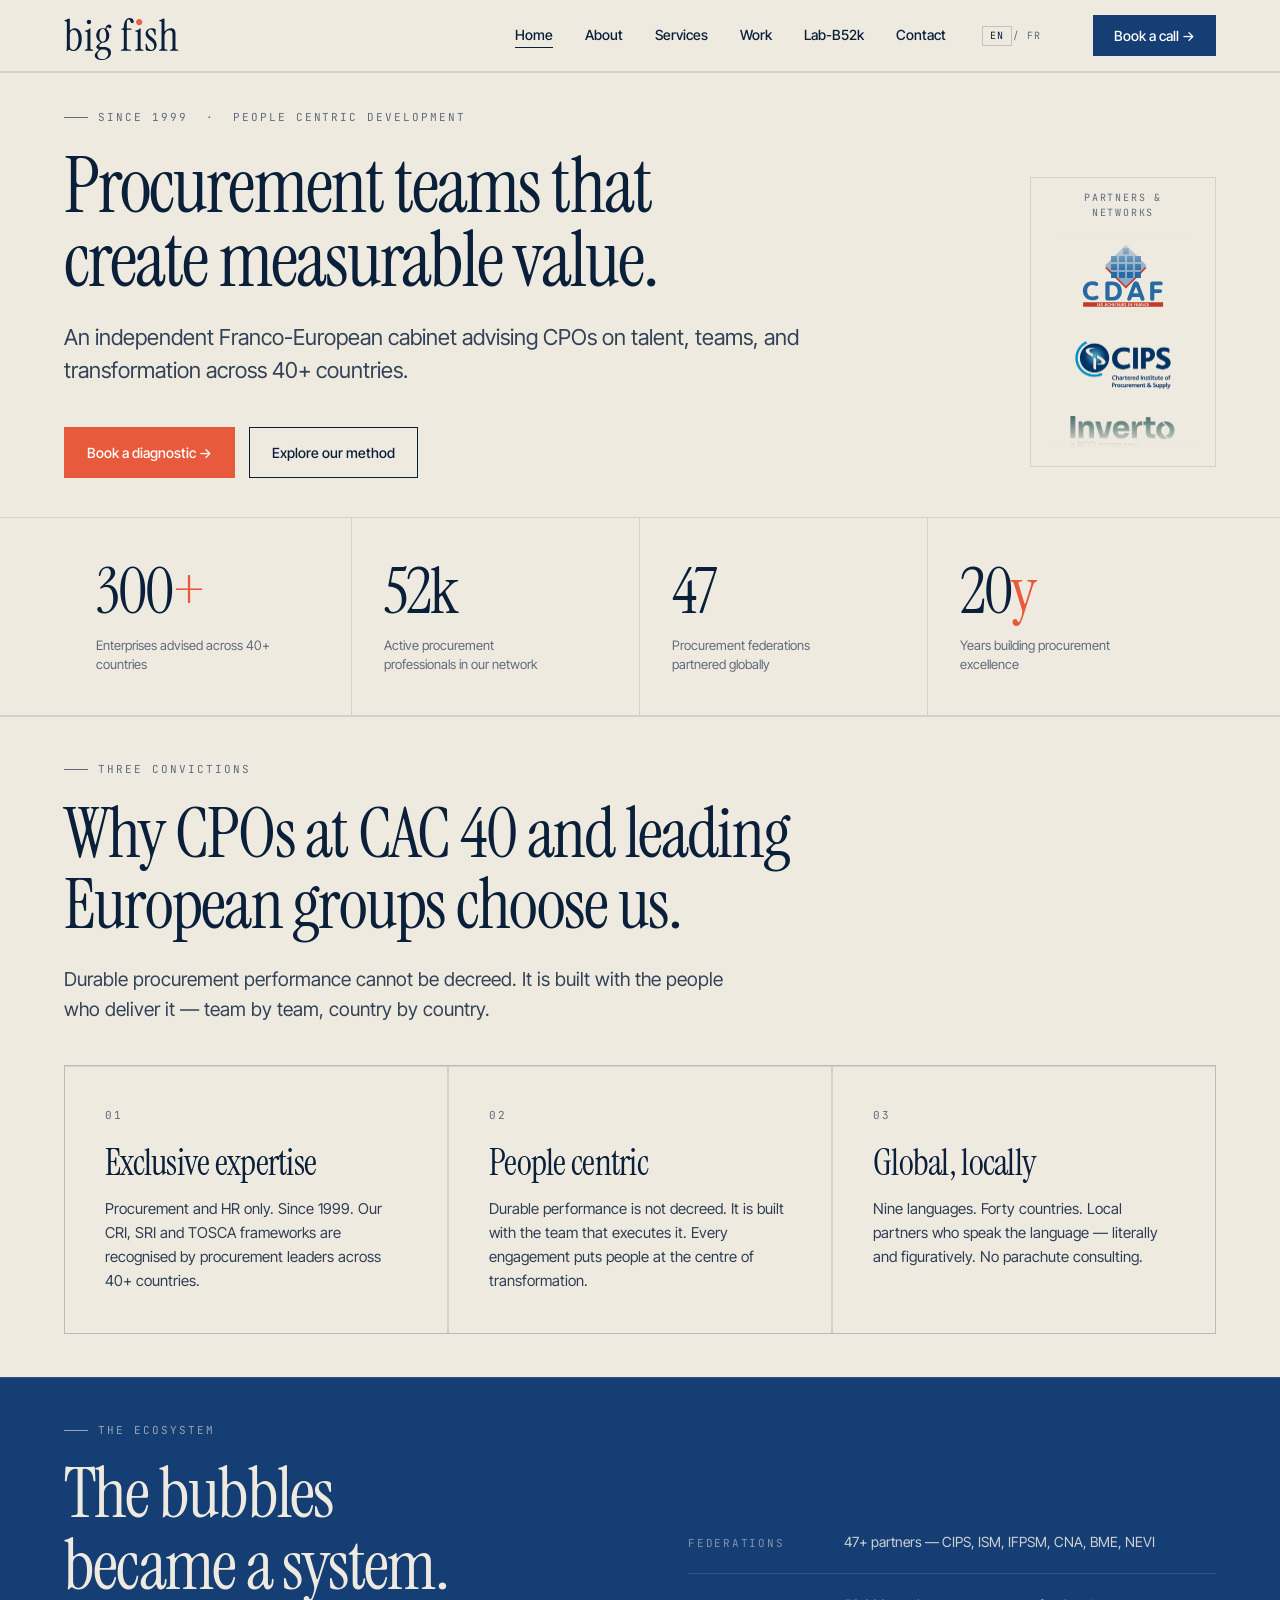
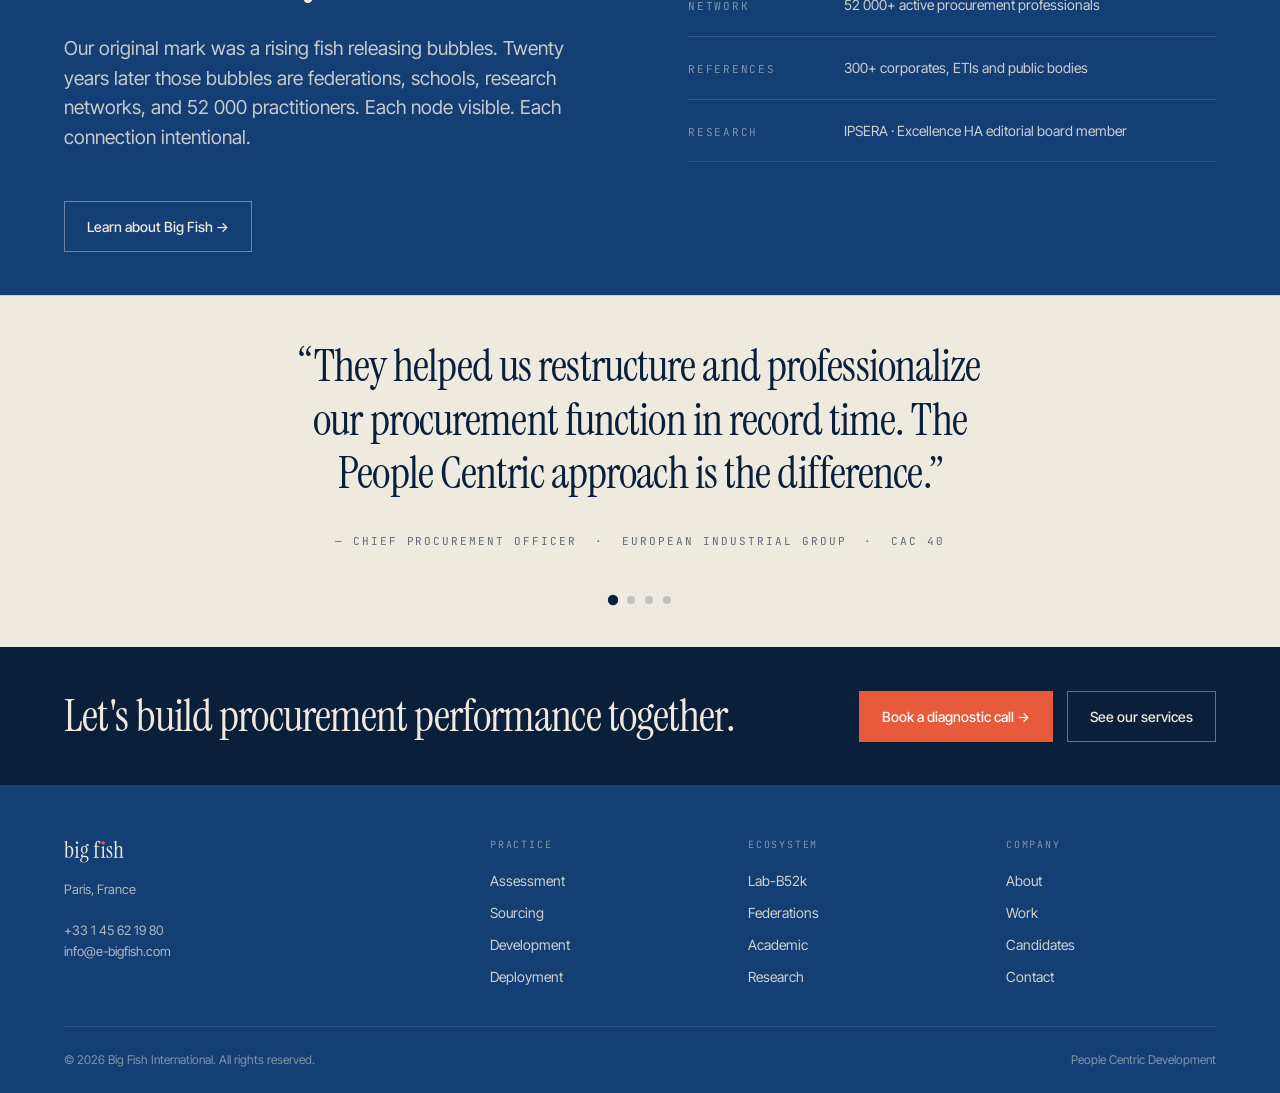
<file: index.html>
<!DOCTYPE html>
<html lang="en">
<head>
  <meta charset="UTF-8"/>
  <meta name="viewport" content="width=device-width, initial-scale=1.0"/>
  <meta name="description" content="Big Fish International — People Centric procurement and HR development. Advising CPOs at CAC 40 and leading European groups since 1999."/>
  <title>Big Fish International | Procurement Advisory</title>
  <link rel="icon" type="image/svg+xml" href="assets/favicon.svg"/>
  <link rel="stylesheet" href="styles.css?v=35"/>
</head>
<body>

<!-- NAV -->
<nav class="nav" role="navigation" aria-label="Main">
  <div class="container nav__inner">
    <a class="nav__logo" href="index.html" aria-label="Big Fish International — Home">
      <img src="assets/logo.svg" alt="Big Fish" width="130" height="56"/>
    </a>
            <div class="nav__links">
      <a href="index.html" class="active"><span class="lang-en">Home</span><span class="lang-fr">Accueil</span></a>
      <a href="about.html"><span class="lang-en">About</span><span class="lang-fr">À propos</span></a>
      <a href="services.html"><span class="lang-en">Services</span><span class="lang-fr">Services</span></a>
      <a href="work.html"><span class="lang-en">Work</span><span class="lang-fr">Références</span></a>
      <a href="lab.html"><span class="lang-en">Lab-B52k</span><span class="lang-fr">Lab-B52k</span></a>
      <a href="contact.html"><span class="lang-en">Contact</span><span class="lang-fr">Contact</span></a>
      <div class="lang-toggle">
        <button class="lang-btn active" data-lang="en" onclick="setLang('en')">EN</button>
        <span style="color:var(--mute);font-size:11px">/</span>
        <button class="lang-btn" data-lang="fr" onclick="setLang('fr')">FR</button>
      </div>
      <a href="contact.html" class="btn btn--nav-cta"><span class="lang-en">Book a call →</span><span class="lang-fr">Prendre RDV →</span></a>
    </div>
    <button class="nav__burger" aria-label="Toggle menu" aria-expanded="false">
      <span></span><span></span><span></span>
    </button>
  </div>
</nav>
<nav class="nav__mobile" aria-label="Mobile menu">
  <a href="index.html"><span class="lang-en">Home</span><span class="lang-fr">Accueil</span></a>
  <a href="about.html"><span class="lang-en">About</span><span class="lang-fr">À propos</span></a>
  <a href="services.html">Services</a>
  <a href="work.html"><span class="lang-en">Work</span><span class="lang-fr">Références</span></a>
  <a href="lab.html">Lab-B52k</a>
  <a href="contact.html">Contact</a>
  <a href="contact.html" class="btn btn--filled"><span class="lang-en">Book a call →</span><span class="lang-fr">Prendre RDV →</span></a>
</nav>

<!-- HERO -->
<section class="page-hero">
  <div class="container">
    <div class="hero__showcase-layout">
      <div>
        <div class="page-hero__eyebrow eyebrow"><span class="lang-en">Since 1999 &nbsp;·&nbsp; People Centric Development</span><span class="lang-fr">Depuis 1999 &nbsp;·&nbsp; Développement centré sur l'humain</span></div>
        <h1 class="display-1"><span class="lang-en">Procurement teams that create measurable value.</span><span class="lang-fr">Des équipes achats qui créent de la valeur mesurable.</span></h1>
        <p class="page-hero__sub lang-en">An independent Franco-European cabinet advising CPOs on talent, teams, and transformation across 40+ countries.</p>
        <p class="page-hero__sub lang-fr">Un cabinet franco-européen indépendant conseillant les CPOs sur les talents, les équipes et la transformation dans plus de 40 pays.</p>
        <div class="hero__ctas">
          <a href="contact.html" class="btn btn--filled"><span class="lang-en">Book a diagnostic →</span><span class="lang-fr">Prendre RDV →</span></a>
          <a href="services.html" class="btn"><span class="lang-en">Explore our method</span><span class="lang-fr">Notre méthode</span></a>
        </div>
      </div>
      <!-- Logo reel -->
      <div class="hero__logo-reel" aria-label="Partners and networks">
        <p class="hero__logo-reel-label">
          <span class="lang-en">Partners &amp; networks</span>
          <span class="lang-fr">Partenaires &amp; réseaux</span>
        </p>
        <div class="hero__logo-stage">
          <div class="hero__logo-track">
            <div class="hero__logo-item hero__logo-item--cdaf"><img src="assets/logo-cdaf.svg" alt="CDAF"/></div>
            <div class="hero__logo-item hero__logo-item--cips"><img src="assets/logo-cips.webp" alt="CIPS"/></div>
            <div class="hero__logo-item hero__logo-item--inverto"><img src="assets/logo-inverto.png" alt="Inverto"/></div>
            <div class="hero__logo-item hero__logo-item--cdaf" aria-hidden="true"><img src="assets/logo-cdaf.svg" alt=""/></div>
            <div class="hero__logo-item hero__logo-item--cips" aria-hidden="true"><img src="assets/logo-cips.webp" alt=""/></div>
            <div class="hero__logo-item hero__logo-item--inverto" aria-hidden="true"><img src="assets/logo-inverto.png" alt=""/></div>
          </div>
        </div>
      </div>
    </div>
  </div>
</section>

<!-- STATS -->
<div class="stats">
  <div class="container">
    <div class="stats__grid">
      <div class="stats__item">
        <div class="stats__num">300<span class="accent-dot">+</span></div>
        <div class="stats__label"><span class="lang-en">Enterprises advised across 40+ countries</span><span class="lang-fr">Entreprises conseillées dans plus de 40 pays</span></div>
      </div>
      <div class="stats__item">
        <div class="stats__num">52k</div>
        <div class="stats__label"><span class="lang-en">Active procurement professionals in our network</span><span class="lang-fr">Professionnels achats actifs dans notre réseau</span></div>
      </div>
      <div class="stats__item">
        <div class="stats__num">47</div>
        <div class="stats__label"><span class="lang-en">Procurement federations partnered globally</span><span class="lang-fr">Fédérations achats partenaires dans le monde</span></div>
      </div>
      <div class="stats__item">
        <div class="stats__num">20<span class="accent-dot">y</span></div>
        <div class="stats__label"><span class="lang-en">Years building procurement excellence</span><span class="lang-fr">À la pointe de la performance achats</span></div>
      </div>
    </div>
  </div>
</div>

<!-- CONVICTIONS -->
<section class="section">
  <div class="container">
    <div class="eyebrow"><span class="lang-en">Three convictions</span><span class="lang-fr">Trois convictions</span></div>
    <h2 class="display-2"><span class="lang-en">Why CPOs at CAC 40 and leading<br/>European groups choose us.</span><span class="lang-fr">Pourquoi les CPO du CAC 40 et des grands groupes européens nous choisissent.</span></h2>
    <p class="body-lg lang-en" style="opacity:.82;margin-top:24px;max-width:60ch">Durable procurement performance cannot be decreed. It is built with the people who deliver it — team by team, country by country.</p>
    <p class="body-lg lang-fr" style="opacity:.82;margin-top:24px;max-width:60ch">La performance achats durable ne se décrète pas. Elle se construit avec les personnes qui la délivrent — équipe par équipe, pays par pays.</p>
    <div class="grid-3" style="margin-top:clamp(24px,3.5vw,40px)">
      <div class="grid-cell card">
        <div class="card__num">01</div>
        <div class="card__title"><span class="lang-en">Exclusive expertise</span><span class="lang-fr">Expertise exclusive</span></div>
        <p class="card__body lang-en">Procurement and HR only. Since 1999. Our CRI, SRI and TOSCA frameworks are recognised by procurement leaders across 40+ countries.</p>
        <p class="card__body lang-fr">Achats et RH uniquement. Depuis 1999. Nos frameworks CRI, SRI et TOSCA sont reconnus par les dirigeants achats dans plus de 40 pays.</p>
      </div>
      <div class="grid-cell card">
        <div class="card__num">02</div>
        <div class="card__title"><span class="lang-en">People centric</span><span class="lang-fr">Centré sur l'humain</span></div>
        <p class="card__body lang-en">Durable performance is not decreed. It is built with the team that executes it. Every engagement puts people at the centre of transformation.</p>
        <p class="card__body lang-fr">La performance durable ne se décrète pas. Elle se construit avec l'équipe qui l'incarne. Chaque mission place les femmes et les hommes au cœur de la transformation.</p>
      </div>
      <div class="grid-cell card">
        <div class="card__num">03</div>
        <div class="card__title"><span class="lang-en">Global, locally</span><span class="lang-fr">Global, localement</span></div>
        <p class="card__body lang-en">Nine languages. Forty countries. Local partners who speak the language — literally and figuratively. No parachute consulting.</p>
        <p class="card__body lang-fr">Neuf langues. Quarante pays. Des partenaires locaux qui parlent la langue — au sens propre comme au sens figuré. Zéro consulting parachute.</p>
      </div>
    </div>
  </div>
</section>

<!-- ECOSYSTEM -->
<section class="section section--dark">
  <div class="container">
    <div class="grid-2" style="align-items:center;gap:clamp(40px,8vw,96px)">
      <div>
        <div class="eyebrow"><span class="lang-en">The ecosystem</span><span class="lang-fr">L'écosystème</span></div>
        <h2 class="display-2"><span class="lang-en">The bubbles became a system.</span><span class="lang-fr">Les bulles sont devenues un système.</span></h2>
        <p class="body-lg mt-32 max-56 lang-en" style="opacity:.82">Our original mark was a rising fish releasing bubbles. Twenty years later those bubbles are federations, schools, research networks, and 52 000 practitioners. Each node visible. Each connection intentional.</p>
        <p class="body-lg mt-32 max-56 lang-fr" style="opacity:.82">Notre logo original représentait un poisson libérant des bulles. Vingt ans plus tard, ces bulles sont des fédérations, des écoles, des réseaux de recherche et 52 000 praticiens. Chaque nœud visible. Chaque connexion intentionnelle.</p>
        <div class="mt-48">
          <a href="about.html" class="btn btn--outline-light"><span class="lang-en">Learn about Big Fish →</span><span class="lang-fr">Découvrir Big Fish →</span></a>
        </div>
      </div>
      <div>
        <div class="contact-info__item" style="padding:20px 0;border-bottom:1px solid rgba(239,234,224,.14);display:grid;grid-template-columns:140px 1fr;gap:16px;align-items:baseline">
          <span class="mono" style="color:rgba(239,234,224,.5)"><span class="lang-en">Federations</span><span class="lang-fr">Fédérations</span></span>
          <span class="body-sm" style="color:rgba(239,234,224,.85)"><span class="lang-en">47+ partners — CIPS, ISM, IFPSM, CNA, BME, NEVI</span><span class="lang-fr">47+ partenaires — CIPS, ISM, IFPSM, CNA, BME, NEVI</span></span>
        </div>
        <div class="contact-info__item" style="padding:20px 0;border-bottom:1px solid rgba(239,234,224,.14);display:grid;grid-template-columns:140px 1fr;gap:16px;align-items:baseline">
          <span class="mono" style="color:rgba(239,234,224,.5)"><span class="lang-en">Network</span><span class="lang-fr">Réseau</span></span>
          <span class="body-sm" style="color:rgba(239,234,224,.85)"><span class="lang-en">52 000+ active procurement professionals</span><span class="lang-fr">52 000+ professionnels achats actifs</span></span>
        </div>
        <div class="contact-info__item" style="padding:20px 0;border-bottom:1px solid rgba(239,234,224,.14);display:grid;grid-template-columns:140px 1fr;gap:16px;align-items:baseline">
          <span class="mono" style="color:rgba(239,234,224,.5)"><span class="lang-en">References</span><span class="lang-fr">Références</span></span>
          <span class="body-sm" style="color:rgba(239,234,224,.85)"><span class="lang-en">300+ corporates, ETIs and public bodies</span><span class="lang-fr">300+ grandes entreprises, ETI et organismes publics</span></span>
        </div>
        <div class="contact-info__item" style="padding:20px 0;display:grid;grid-template-columns:140px 1fr;gap:16px;align-items:baseline">
          <span class="mono" style="color:rgba(239,234,224,.5)"><span class="lang-en">Research</span><span class="lang-fr">Recherche</span></span>
          <span class="body-sm" style="color:rgba(239,234,224,.85)"><span class="lang-en">IPSERA · Excellence HA editorial board member</span><span class="lang-fr">IPSERA · Membre du comité éditorial Excellence HA</span></span>
        </div>
      </div>
    </div>
  </div>
</section>

<!-- TESTIMONIAL CAROUSEL -->
<section class="section">
  <div class="container">
    <div class="testimonial-carousel">
      <div class="carousel-slides">
        <div class="carousel-slide active">
          <p class="quote__text lang-en">They helped us restructure and professionalize our procurement function in record time. The People Centric approach is the difference.</p>
          <p class="quote__text lang-fr">Ils nous ont aidés à restructurer et professionnaliser notre direction achats en un temps record. L'approche People Centric fait toute la différence.</p>
          <div class="quote__attr"><span class="lang-en">— Chief Procurement Officer &nbsp;·&nbsp; European Industrial Group &nbsp;·&nbsp; CAC 40</span><span class="lang-fr">— Directeur des Achats &nbsp;·&nbsp; Groupe industriel européen &nbsp;·&nbsp; CAC 40</span></div>
        </div>
        <div class="carousel-slide">
          <p class="quote__text lang-en">Big Fish identified a CPO profile we had been unable to find for 8 months. Placed in 6 weeks. Still with us three years later.</p>
          <p class="quote__text lang-fr">Big Fish a identifié un profil de CPO que nous cherchions depuis 8 mois. Placé en 6 semaines. Toujours avec nous trois ans plus tard.</p>
          <div class="quote__attr"><span class="lang-en">— Group HR Director &nbsp;·&nbsp; Global Automotive Group &nbsp;·&nbsp; MDAX</span><span class="lang-fr">— DRH Groupe &nbsp;·&nbsp; Groupe automobile mondial &nbsp;·&nbsp; MDAX</span></div>
        </div>
        <div class="carousel-slide">
          <p class="quote__text lang-en">The CRI assessment gave us, for the first time, an objective picture of where our procurement team actually stood. The roadmap that followed was immediately actionable.</p>
          <p class="quote__text lang-fr">Le CRI nous a donné une vision objective de notre équipe achats — pour la première fois. La feuille de route était immédiatement actionnable.</p>
          <div class="quote__attr"><span class="lang-en">— VP Procurement &nbsp;·&nbsp; Energy &amp; Utilities &nbsp;·&nbsp; AEX</span><span class="lang-fr">— VP Achats &nbsp;·&nbsp; Énergie &amp; Services publics &nbsp;·&nbsp; AEX</span></div>
        </div>
        <div class="carousel-slide">
          <p class="quote__text lang-en">What sets them apart is they stay. Not a report and goodbye — they were with us through 18 months of transformation.</p>
          <p class="quote__text lang-fr">Ce qui les distingue, c'est qu'ils restent. Pas un rapport et au revoir — ils ont été avec nous pendant 18 mois de transformation.</p>
          <div class="quote__attr"><span class="lang-en">— Chief Procurement Officer &nbsp;·&nbsp; Luxury Group &nbsp;·&nbsp; CAC 40</span><span class="lang-fr">— Directeur des Achats &nbsp;·&nbsp; Groupe de luxe &nbsp;·&nbsp; CAC 40</span></div>
        </div>
      </div>
      <div class="carousel-dots">
        <button class="carousel-dot active" aria-label="Testimonial 1"></button>
        <button class="carousel-dot" aria-label="Testimonial 2"></button>
        <button class="carousel-dot" aria-label="Testimonial 3"></button>
        <button class="carousel-dot" aria-label="Testimonial 4"></button>
      </div>
    </div>
  </div>
</section>
<script>
(function(){
  var slides=document.querySelectorAll('.carousel-slide');
  var dots=document.querySelectorAll('.carousel-dot');
  var cur=0,timer;
  function goTo(n){
    slides[cur].classList.remove('active');dots[cur].classList.remove('active');
    cur=(n+slides.length)%slides.length;
    slides[cur].classList.add('active');dots[cur].classList.add('active');
    clearInterval(timer);timer=setInterval(function(){goTo(cur+1);},5000);
  }
  dots.forEach(function(d,i){d.addEventListener('click',function(){goTo(i);});});
  timer=setInterval(function(){goTo(cur+1);},5000);
})();
</script>

<!-- CTA BAND -->
<section class="section section--ink" style="border-top:none">
  <div class="container cta-band" style="padding-top:0;padding-bottom:0">
    <div>
      <h2 class="display-3" style="color:var(--surface)"><span class="lang-en">Let's build procurement performance together.</span><span class="lang-fr">Construisons ensemble la performance achats.</span></h2>
    </div>
    <div class="cta-band__btns">
      <a href="contact.html" class="btn btn--filled"><span class="lang-en">Book a diagnostic call →</span><span class="lang-fr">Prendre RDV →</span></a>
      <a href="services.html" class="btn btn--outline-light"><span class="lang-en">See our services</span><span class="lang-fr">Voir nos services</span></a>
    </div>
  </div>
</section>

<!-- FOOTER -->
<footer class="footer">
  <div class="container">
    <div class="footer__top">
      <div>
        <div class="footer__logo"><a href="index.html"><img src="assets/logo-sand.svg" alt="Big Fish" width="120" height="52"/></a></div>
        <p class="footer__desc">Paris, France<br/><br/>+33 1 45 62 19 80<br/>info@e-bigfish.com</p>
      </div>
      <div>
        <div class="footer__heading"><span class="lang-en">Practice</span><span class="lang-fr">Services</span></div>
        <ul class="footer__links">
          <li><a href="services.html"><span class="lang-en">Assessment</span><span class="lang-fr">Évaluation</span></a></li>
          <li><a href="services.html"><span class="lang-en">Sourcing</span><span class="lang-fr">Sourcing</span></a></li>
          <li><a href="services.html"><span class="lang-en">Development</span><span class="lang-fr">Développement</span></a></li>
          <li><a href="services.html"><span class="lang-en">Deployment</span><span class="lang-fr">Déploiement</span></a></li>
        </ul>
      </div>
      <div>
        <div class="footer__heading"><span class="lang-en">Ecosystem</span><span class="lang-fr">Écosystème</span></div>
        <ul class="footer__links">
          <li><a href="lab.html"><span class="lang-en">Lab-B52k</span><span class="lang-fr">Lab-B52k</span></a></li>
          <li><a href="about.html"><span class="lang-en">Federations</span><span class="lang-fr">Fédérations</span></a></li>
          <li><a href="about.html"><span class="lang-en">Academic</span><span class="lang-fr">Académique</span></a></li>
          <li><a href="about.html"><span class="lang-en">Research</span><span class="lang-fr">Recherche</span></a></li>
        </ul>
      </div>
      <div>
        <div class="footer__heading"><span class="lang-en">Company</span><span class="lang-fr">Entreprise</span></div>
        <ul class="footer__links">
          <li><a href="about.html"><span class="lang-en">About</span><span class="lang-fr">À propos</span></a></li>
          <li><a href="work.html"><span class="lang-en">Work</span><span class="lang-fr">Références</span></a></li>
          <li><a href="candidates.html"><span class="lang-en">Candidates</span><span class="lang-fr">Candidats</span></a></li>
          <li><a href="contact.html"><span class="lang-en">Contact</span><span class="lang-fr">Contact</span></a></li>
        </ul>
      </div>
    </div>
    <div class="footer__bottom">
      <span><span class="lang-en">© 2026 Big Fish International. All rights reserved.</span><span class="lang-fr">© 2026 Big Fish International. Tous droits réservés.</span></span>
      <span><span class="lang-en">People Centric Development</span><span class="lang-fr">Développement centré sur l'humain</span></span>
    </div>
  </div>
</footer>

<script src="script.js"></script>

<script>
function setLang(l){document.documentElement.setAttribute('data-lang',l);document.querySelectorAll('.lang-btn').forEach(function(b){b.classList.toggle('active',b.getAttribute('data-lang')===l)});localStorage.setItem('bf-lang',l)}
(function(){var s=localStorage.getItem('bf-lang')||'en';setLang(s)})();
</script>
</body>
</html>
</file>
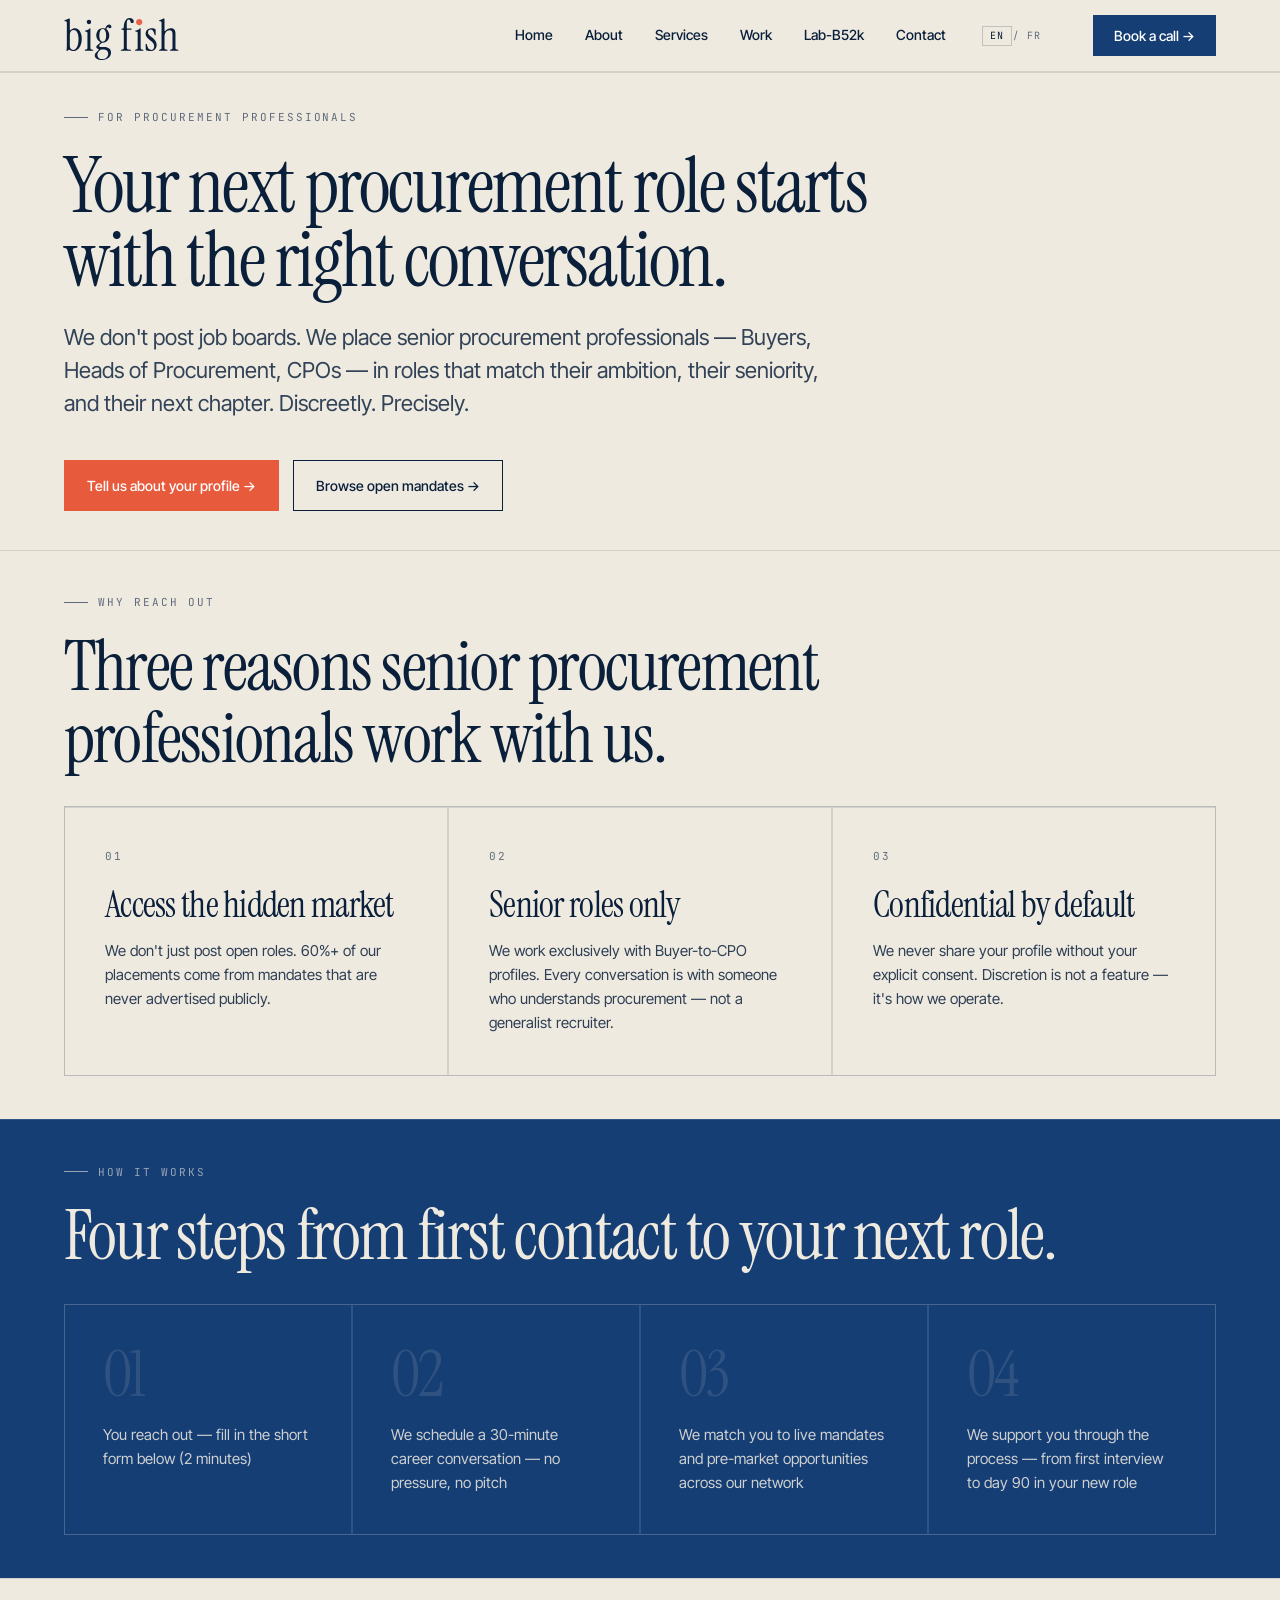
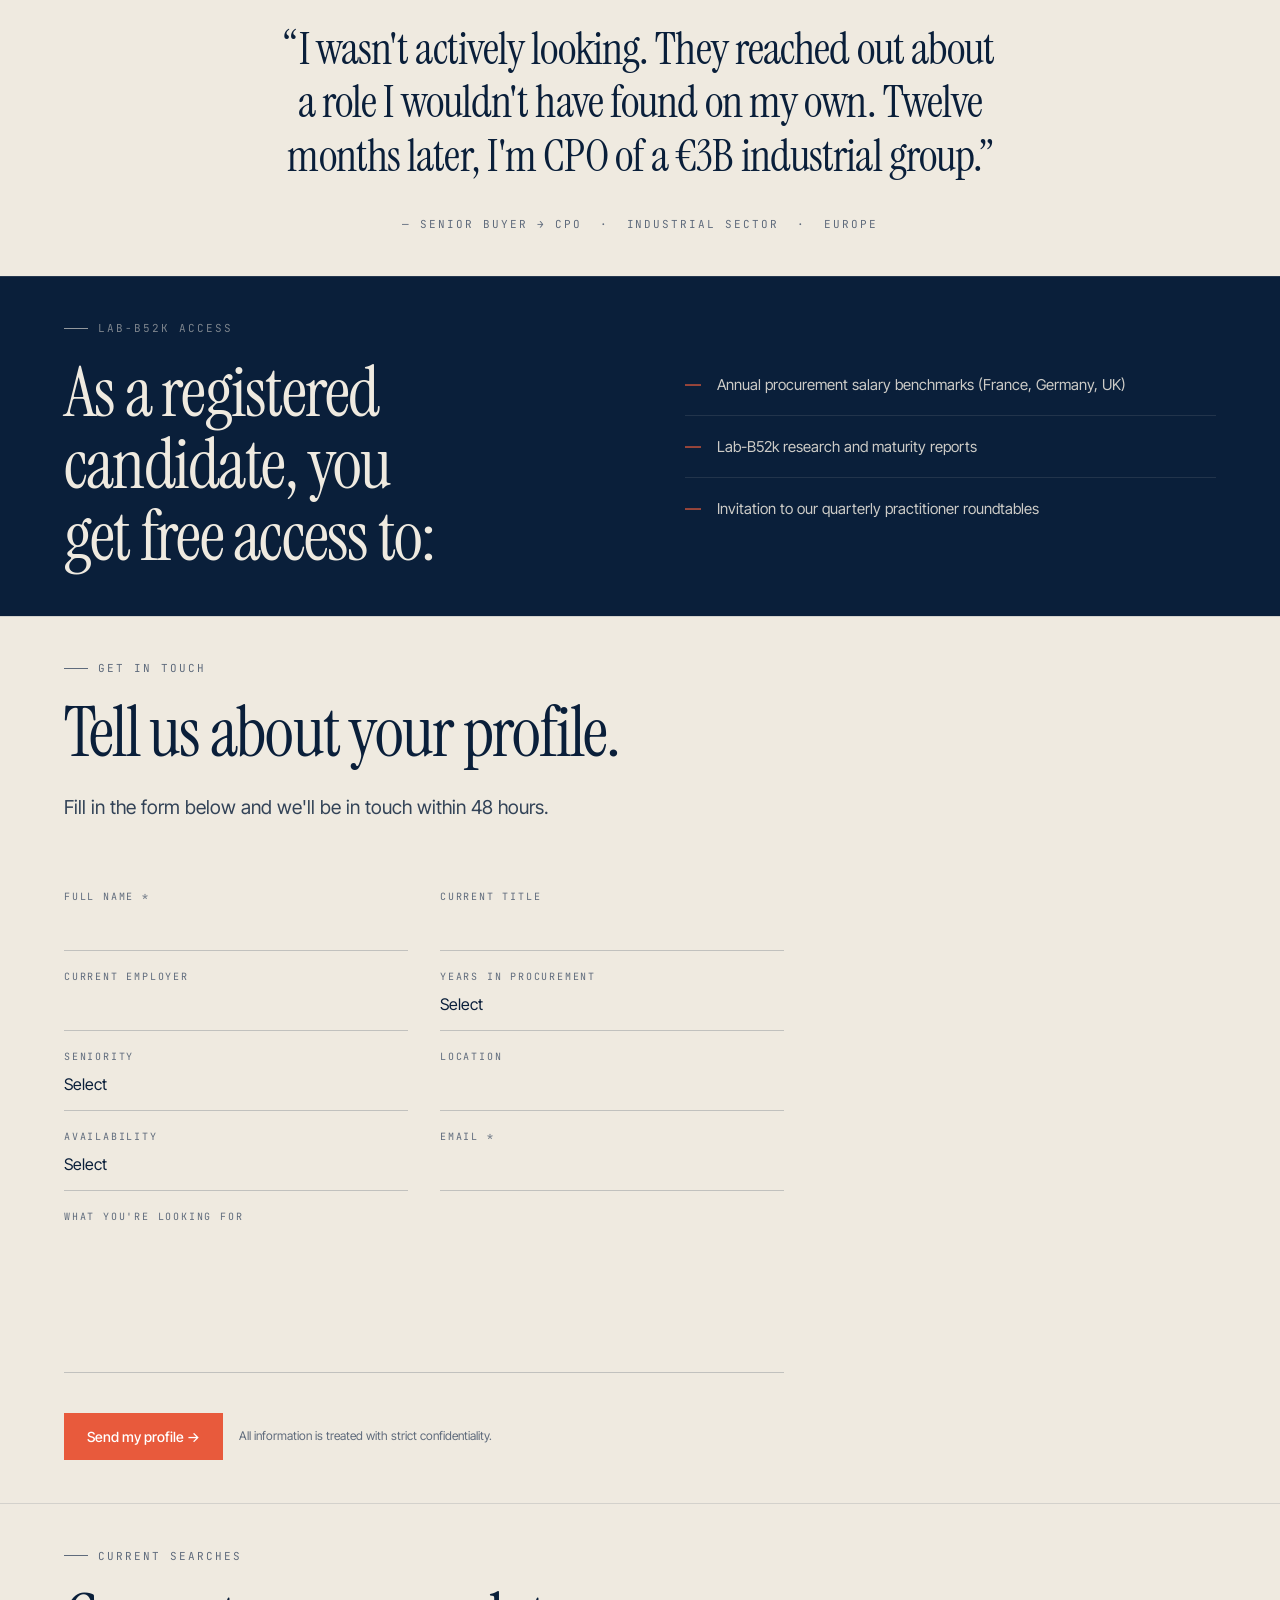
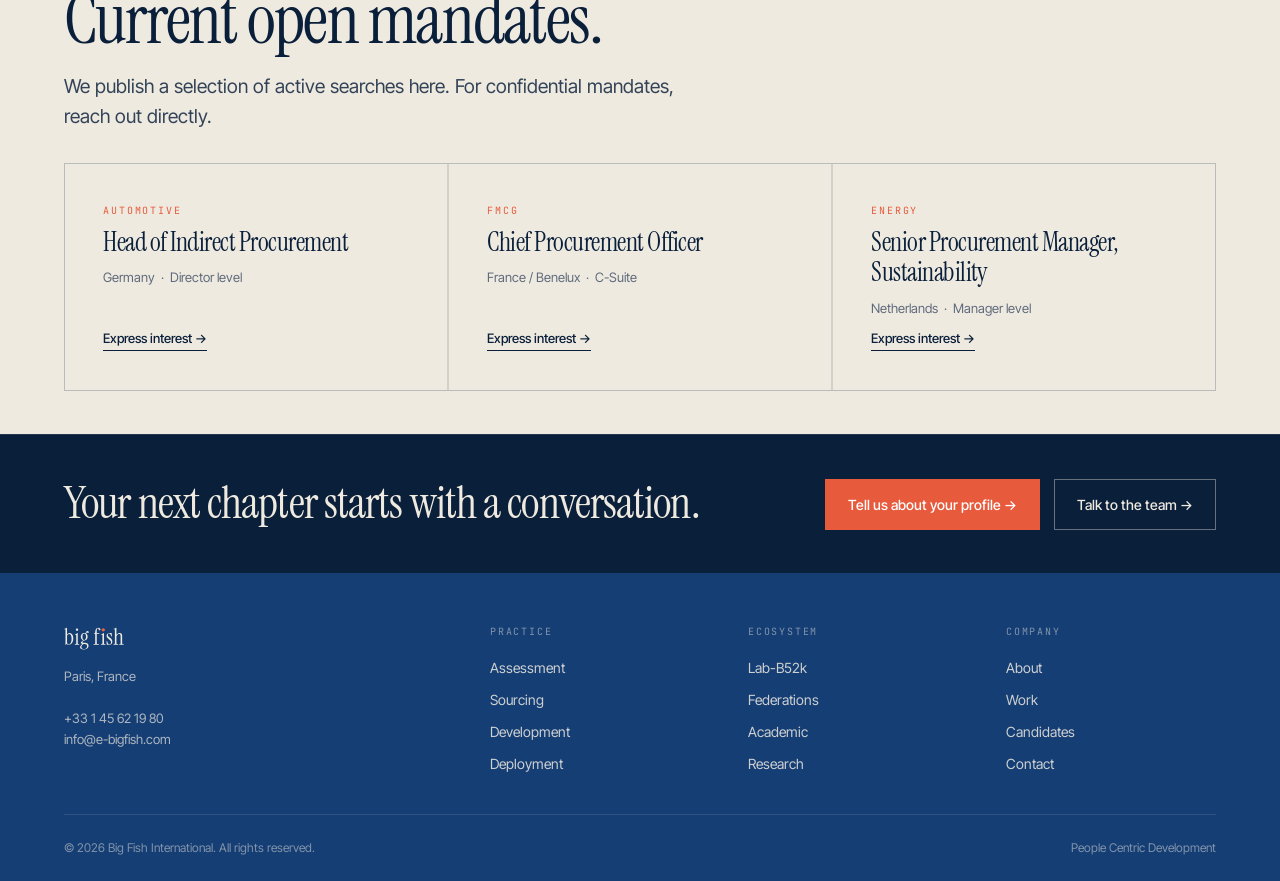
<file: candidates.html>
<!DOCTYPE html>
<html lang="en">
<head>
  <meta charset="UTF-8"/>
  <meta name="viewport" content="width=device-width, initial-scale=1.0"/>
  <meta name="description" content="Big Fish International — Join our procurement talent network. Senior roles for Buyers, Heads of Procurement, and CPOs across Europe."/>
  <title>Big Fish International | For Procurement Professionals</title>
  <link rel="icon" type="image/svg+xml" href="assets/favicon.svg"/>
  <link rel="stylesheet" href="styles.css?v=18"/>
  <style>
    .step-grid {
      display: grid;
      grid-template-columns: repeat(4,1fr);
      gap: 2px;
      background: var(--line);
      border: 1px solid var(--line);
    }
    .step-card {
      background: var(--primary);
      padding: clamp(24px,3vw,40px);
    }
    .step-card__num {
      font-family: var(--font-display);
      font-size: 64px;
      letter-spacing: -.04em;
      color: rgba(239,234,224,.12);
      line-height: 1;
      margin-bottom: 16px;
      user-select: none;
    }
    .step-card__body {
      font-size: 15px;
      line-height: 1.6;
      color: var(--surface);
      opacity: .85;
    }
    .mandate-grid {
      display: grid;
      grid-template-columns: repeat(3,1fr);
      gap: 2px;
      background: var(--line);
      border: 1px solid var(--line);
    }
    .mandate-card {
      background: var(--surface);
      padding: clamp(24px,3vw,40px);
      display: flex;
      flex-direction: column;
      gap: 10px;
    }
    .mandate-card__sector {
      font-family: var(--font-mono);
      font-size: 10px;
      letter-spacing: .18em;
      text-transform: uppercase;
      color: var(--accent);
    }
    .mandate-card__title {
      font-family: var(--font-display);
      font-size: clamp(18px,2vw,26px);
      letter-spacing: -.02em;
      line-height: 1.2;
    }
    .mandate-card__meta {
      font-size: 13px;
      color: var(--mute);
    }
    .mandate-card__link {
      display: inline-flex;
      align-items: center;
      gap: 6px;
      font-size: 13px;
      font-weight: 500;
      border-bottom: 1px solid var(--ink);
      padding-bottom: 2px;
      margin-top: auto;
      align-self: flex-start;
    }
    .lab-perk {
      padding: 18px 0;
      border-bottom: 1px solid rgba(239,234,224,.1);
      display: flex;
      align-items: baseline;
      gap: 16px;
    }
    .lab-perk:last-child { border-bottom: none; }
    .lab-perk__dash { color: var(--accent); font-size: 16px; flex-shrink: 0; }
    .lab-perk__text { font-size: 15px; line-height: 1.6; color: var(--surface); opacity: .85; }
    @media (max-width: 1024px) {
      .step-grid { grid-template-columns: 1fr 1fr; }
      .mandate-grid { grid-template-columns: 1fr; }
    }
    @media (max-width: 480px) {
      .step-grid { grid-template-columns: 1fr; }
    }
  </style>
</head>
<body>

<nav class="nav" role="navigation" aria-label="Main">
  <div class="container nav__inner">
    <a class="nav__logo" href="index.html" aria-label="Big Fish International — Home">
      <img src="assets/logo.svg" alt="Big Fish" width="130" height="56"/>
    </a>
    <div class="nav__links">
      <a href="index.html"><span class="lang-en">Home</span><span class="lang-fr">Accueil</span></a>
      <a href="about.html"><span class="lang-en">About</span><span class="lang-fr">À propos</span></a>
      <a href="services.html"><span class="lang-en">Services</span><span class="lang-fr">Services</span></a>
      <a href="work.html"><span class="lang-en">Work</span><span class="lang-fr">Références</span></a>
      <a href="lab.html"><span class="lang-en">Lab-B52k</span><span class="lang-fr">Lab-B52k</span></a>
      <a href="contact.html"><span class="lang-en">Contact</span><span class="lang-fr">Contact</span></a>
      <div class="lang-toggle">
        <button class="lang-btn active" data-lang="en" onclick="setLang('en')">EN</button>
        <span style="color:var(--mute);font-size:11px">/</span>
        <button class="lang-btn" data-lang="fr" onclick="setLang('fr')">FR</button>
      </div>
      <a href="contact.html" class="btn btn--nav-cta"><span class="lang-en">Book a call →</span><span class="lang-fr">Prendre RDV →</span></a>
    </div>
    <button class="nav__burger" aria-label="Toggle menu" aria-expanded="false">
      <span></span><span></span><span></span>
    </button>
  </div>
</nav>
<nav class="nav__mobile" aria-label="Mobile menu">
  <a href="index.html"><span class="lang-en">Home</span><span class="lang-fr">Accueil</span></a>
  <a href="about.html"><span class="lang-en">About</span><span class="lang-fr">À propos</span></a>
  <a href="services.html">Services</a>
  <a href="work.html"><span class="lang-en">Work</span><span class="lang-fr">Références</span></a>
  <a href="lab.html">Lab-B52k</a>
  <a href="contact.html">Contact</a>
  <a href="contact.html" class="btn btn--filled"><span class="lang-en">Book a call →</span><span class="lang-fr">Prendre RDV →</span></a>
</nav>

<!-- PAGE HERO -->
<section class="page-hero">
  <div class="container">
    <div class="page-hero__eyebrow eyebrow">For procurement professionals</div>
    <h1 class="display-1">Your next procurement role starts with the right conversation.</h1>
    <p class="page-hero__sub">We don't post job boards. We place senior procurement professionals — Buyers, Heads of Procurement, CPOs — in roles that match their ambition, their seniority, and their next chapter. Discreetly. Precisely.</p>
    <div class="hero__ctas">
      <a href="#bf-candidate-form" class="btn btn--filled">Tell us about your profile →</a>
      <a href="#bf-mandates" class="btn">Browse open mandates →</a>
    </div>
  </div>
</section>

<!-- WHY REACH OUT -->
<section class="section">
  <div class="container">
    <div class="eyebrow">Why reach out</div>
    <h2 class="display-2 mb-32">Three reasons senior procurement professionals work with us.</h2>
    <div class="grid-3">
      <div class="grid-cell card">
        <div class="card__num">01</div>
        <div class="card__title">Access the hidden market</div>
        <p class="card__body">We don't just post open roles. 60%+ of our placements come from mandates that are never advertised publicly.</p>
      </div>
      <div class="grid-cell card">
        <div class="card__num">02</div>
        <div class="card__title">Senior roles only</div>
        <p class="card__body">We work exclusively with Buyer-to-CPO profiles. Every conversation is with someone who understands procurement — not a generalist recruiter.</p>
      </div>
      <div class="grid-cell card">
        <div class="card__num">03</div>
        <div class="card__title">Confidential by default</div>
        <p class="card__body">We never share your profile without your explicit consent. Discretion is not a feature — it's how we operate.</p>
      </div>
    </div>
  </div>
</section>

<!-- HOW IT WORKS -->
<section class="section section--dark">
  <div class="container">
    <div class="eyebrow">How it works</div>
    <h2 class="display-2 mb-32">Four steps from first contact to your next role.</h2>
    <div class="step-grid">
      <div class="step-card">
        <div class="step-card__num">01</div>
        <p class="step-card__body">You reach out — fill in the short form below (2 minutes)</p>
      </div>
      <div class="step-card">
        <div class="step-card__num">02</div>
        <p class="step-card__body">We schedule a 30-minute career conversation — no pressure, no pitch</p>
      </div>
      <div class="step-card">
        <div class="step-card__num">03</div>
        <p class="step-card__body">We match you to live mandates and pre-market opportunities across our network</p>
      </div>
      <div class="step-card">
        <div class="step-card__num">04</div>
        <p class="step-card__body">We support you through the process — from first interview to day 90 in your new role</p>
      </div>
    </div>
  </div>
</section>

<!-- TESTIMONIAL -->
<section class="section">
  <div class="container">
    <div class="quote__wrap">
      <p class="quote__text">I wasn't actively looking. They reached out about a role I wouldn't have found on my own. Twelve months later, I'm CPO of a €3B industrial group.</p>
      <div class="quote__attr">— Senior Buyer → CPO &nbsp;·&nbsp; Industrial Sector &nbsp;·&nbsp; Europe</div>
    </div>
  </div>
</section>

<!-- LAB ACCESS -->
<section class="section section--ink">
  <div class="container">
    <div class="grid-2" style="align-items:center;gap:clamp(40px,7vw,96px)">
      <div>
        <div class="eyebrow" style="color:rgba(239,234,224,.5)">Lab-B52k access</div>
        <h2 class="display-2" style="color:var(--surface)">As a registered candidate, you get free access to:</h2>
      </div>
      <div>
        <div class="lab-perk">
          <span class="lab-perk__dash">—</span>
          <span class="lab-perk__text">Annual procurement salary benchmarks (France, Germany, UK)</span>
        </div>
        <div class="lab-perk">
          <span class="lab-perk__dash">—</span>
          <span class="lab-perk__text">Lab-B52k research and maturity reports</span>
        </div>
        <div class="lab-perk">
          <span class="lab-perk__dash">—</span>
          <span class="lab-perk__text">Invitation to our quarterly practitioner roundtables</span>
        </div>
      </div>
    </div>
  </div>
</section>

<!-- CANDIDATE FORM -->
<section class="section" id="bf-candidate-form">
  <div class="container">
    <div style="max-width:720px">
      <div class="eyebrow">Get in touch</div>
      <h2 class="display-2">Tell us about your profile.</h2>
      <p class="body-lg mt-24" style="opacity:.82">Fill in the form below and we'll be in touch within 48 hours.</p>
      <form action="https://formspree.io/f/YOUR_FORMSPREE_ID" method="POST" style="margin-top:48px">
        <div class="form__grid">
          <div class="form-field">
            <label for="c-name">Full name *</label>
            <input type="text" id="c-name" name="full_name" required/>
          </div>
          <div class="form-field">
            <label for="c-title">Current title</label>
            <input type="text" id="c-title" name="current_title"/>
          </div>
          <div class="form-field">
            <label for="c-employer">Current employer</label>
            <input type="text" id="c-employer" name="current_employer"/>
          </div>
          <div class="form-field">
            <label for="c-years">Years in procurement</label>
            <select id="c-years" name="years_procurement">
              <option value="" disabled selected>Select</option>
              <option value="2-5">2–5</option>
              <option value="5-10">5–10</option>
              <option value="10-15">10–15</option>
              <option value="15+">15+</option>
            </select>
          </div>
          <div class="form-field">
            <label for="c-seniority">Seniority</label>
            <select id="c-seniority" name="seniority">
              <option value="" disabled selected>Select</option>
              <option>Buyer</option>
              <option>Senior Buyer</option>
              <option>Manager</option>
              <option>Director</option>
              <option>Head of Procurement</option>
              <option>CPO</option>
              <option>Other</option>
            </select>
          </div>
          <div class="form-field">
            <label for="c-location">Location</label>
            <input type="text" id="c-location" name="location"/>
          </div>
          <div class="form-field">
            <label for="c-availability">Availability</label>
            <select id="c-availability" name="availability">
              <option value="" disabled selected>Select</option>
              <option>Actively looking</option>
              <option>Open to opportunities</option>
              <option>Not looking but curious</option>
            </select>
          </div>
          <div class="form-field">
            <label for="c-email">Email *</label>
            <input type="email" id="c-email" name="email" required/>
          </div>
        </div>
        <div class="form-field" style="margin-top:0">
          <label for="c-message">What you're looking for</label>
          <textarea id="c-message" name="looking_for"></textarea>
        </div>
        <div class="form__submit">
          <button type="submit" class="btn btn--filled">Send my profile →</button>
          <p class="form__note">All information is treated with strict confidentiality.</p>
        </div>
      </form>
    </div>
  </div>
</section>

<!-- OPEN MANDATES -->
<section class="section" id="bf-mandates">
  <div class="container">
    <div class="eyebrow">Current searches</div>
    <h2 class="display-2">Current open mandates.</h2>
    <p class="body-lg mt-16 mb-32" style="opacity:.82;max-width:60ch">We publish a selection of active searches here. For confidential mandates, reach out directly.</p>
    <div class="mandate-grid">
      <div class="mandate-card">
        <div class="mandate-card__sector">Automotive</div>
        <div class="mandate-card__title">Head of Indirect Procurement</div>
        <div class="mandate-card__meta">Germany &nbsp;·&nbsp; Director level</div>
        <a href="#bf-candidate-form" class="mandate-card__link">Express interest →</a>
      </div>
      <div class="mandate-card">
        <div class="mandate-card__sector">FMCG</div>
        <div class="mandate-card__title">Chief Procurement Officer</div>
        <div class="mandate-card__meta">France / Benelux &nbsp;·&nbsp; C-Suite</div>
        <a href="#bf-candidate-form" class="mandate-card__link">Express interest →</a>
      </div>
      <div class="mandate-card">
        <div class="mandate-card__sector">Energy</div>
        <div class="mandate-card__title">Senior Procurement Manager, Sustainability</div>
        <div class="mandate-card__meta">Netherlands &nbsp;·&nbsp; Manager level</div>
        <a href="#bf-candidate-form" class="mandate-card__link">Express interest →</a>
      </div>
    </div>
  </div>
</section>

<!-- CTA -->
<section class="section section--ink">
  <div class="container cta-band">
    <div>
      <h2 class="display-3" style="color:var(--surface)">Your next chapter starts with a conversation.</h2>
    </div>
    <div class="cta-band__btns">
      <a href="#bf-candidate-form" class="btn btn--filled">Tell us about your profile →</a>
      <a href="contact.html" class="btn btn--outline-light">Talk to the team →</a>
    </div>
  </div>
</section>

<!-- FOOTER -->
<footer class="footer">
  <div class="container">
    <div class="footer__top">
      <div>
        <div class="footer__logo"><a href="index.html"><img src="assets/logo-sand.svg" alt="Big Fish" width="120" height="52"/></a></div>
        <p class="footer__desc">Paris, France<br/><br/>+33 1 45 62 19 80<br/>info@e-bigfish.com</p>
      </div>
      <div>
        <div class="footer__heading"><span class="lang-en">Practice</span><span class="lang-fr">Services</span></div>
        <ul class="footer__links">
          <li><a href="services.html"><span class="lang-en">Assessment</span><span class="lang-fr">Évaluation</span></a></li>
          <li><a href="services.html"><span class="lang-en">Sourcing</span><span class="lang-fr">Sourcing</span></a></li>
          <li><a href="services.html"><span class="lang-en">Development</span><span class="lang-fr">Développement</span></a></li>
          <li><a href="services.html"><span class="lang-en">Deployment</span><span class="lang-fr">Déploiement</span></a></li>
        </ul>
      </div>
      <div>
        <div class="footer__heading"><span class="lang-en">Ecosystem</span><span class="lang-fr">Écosystème</span></div>
        <ul class="footer__links">
          <li><a href="lab.html"><span class="lang-en">Lab-B52k</span><span class="lang-fr">Lab-B52k</span></a></li>
          <li><a href="about.html"><span class="lang-en">Federations</span><span class="lang-fr">Fédérations</span></a></li>
          <li><a href="about.html"><span class="lang-en">Academic</span><span class="lang-fr">Académique</span></a></li>
          <li><a href="about.html"><span class="lang-en">Research</span><span class="lang-fr">Recherche</span></a></li>
        </ul>
      </div>
      <div>
        <div class="footer__heading"><span class="lang-en">Company</span><span class="lang-fr">Entreprise</span></div>
        <ul class="footer__links">
          <li><a href="about.html"><span class="lang-en">About</span><span class="lang-fr">À propos</span></a></li>
          <li><a href="work.html"><span class="lang-en">Work</span><span class="lang-fr">Références</span></a></li>
          <li><a href="candidates.html"><span class="lang-en">Candidates</span><span class="lang-fr">Candidats</span></a></li>
          <li><a href="contact.html"><span class="lang-en">Contact</span><span class="lang-fr">Contact</span></a></li>
        </ul>
      </div>
    </div>
    <div class="footer__bottom">
      <span><span class="lang-en">© 2026 Big Fish International. All rights reserved.</span><span class="lang-fr">© 2026 Big Fish International. Tous droits réservés.</span></span>
      <span><span class="lang-en">People Centric Development</span><span class="lang-fr">Développement centré sur l'humain</span></span>
    </div>
  </div>
</footer>

<script src="script.js"></script>

<script>
function setLang(l){document.documentElement.setAttribute('data-lang',l);document.querySelectorAll('.lang-btn').forEach(function(b){b.classList.toggle('active',b.getAttribute('data-lang')===l)});localStorage.setItem('bf-lang',l)}
(function(){var s=localStorage.getItem('bf-lang')||'en';setLang(s)})();
</script>
</body>
</html>
</file>
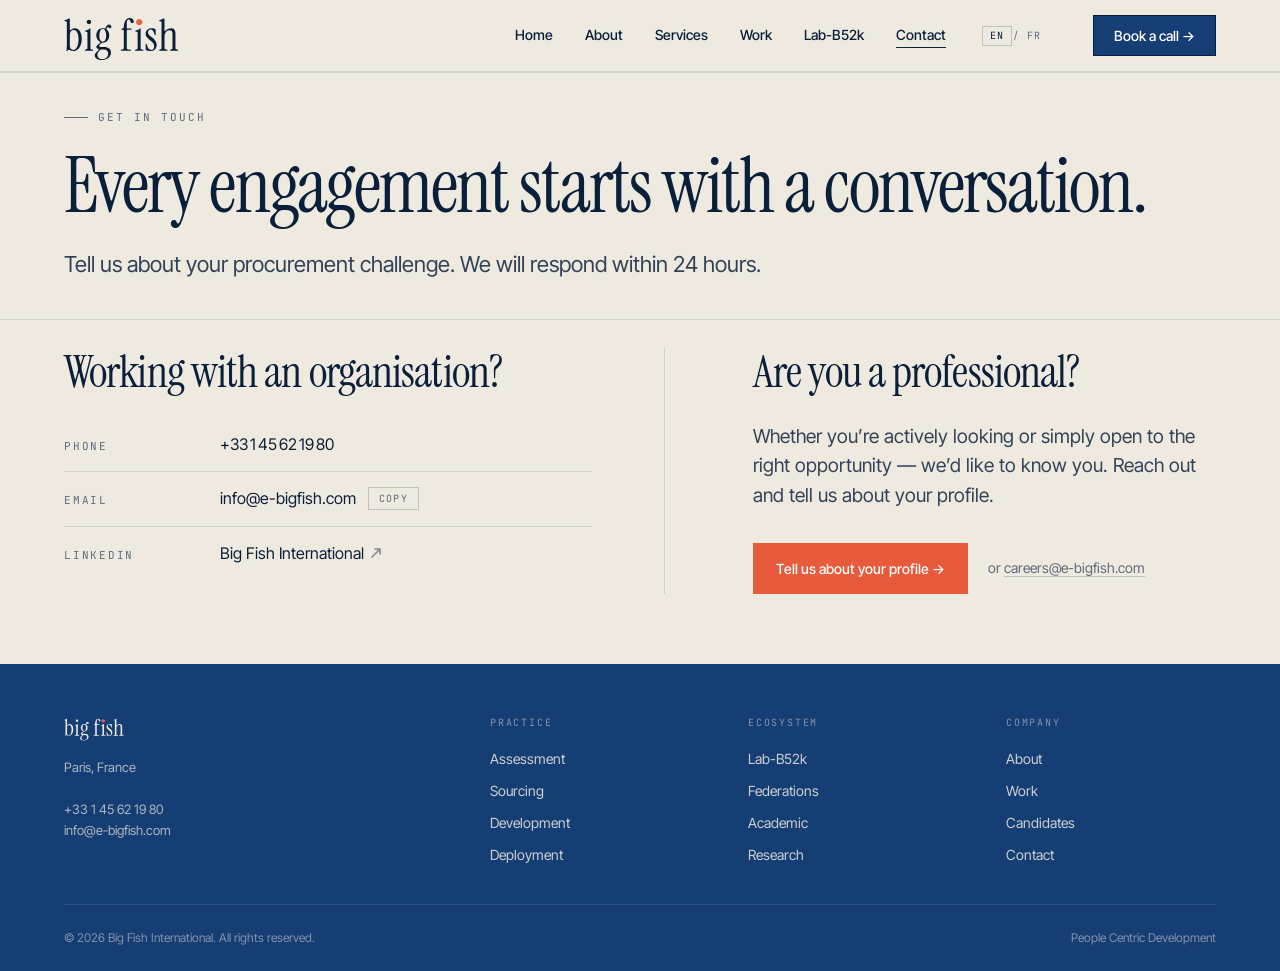
<file: contact.html>
<!DOCTYPE html>
<html lang="en">
<head>
  <meta charset="UTF-8"/>
  <meta name="viewport" content="width=device-width, initial-scale=1.0"/>
  <meta name="description" content="Contact Big Fish International — book a diagnostic call with our procurement advisory team."/>
  <title>Big Fish International | Contact</title>
  <link rel="icon" type="image/svg+xml" href="assets/favicon.svg"/>
  <link rel="stylesheet" href="styles.css?v=18"/>
</head>
<body>

<nav class="nav" role="navigation" aria-label="Main">
  <div class="container nav__inner">
    <a class="nav__logo" href="index.html" aria-label="Big Fish International — Home">
      <img src="assets/logo.svg" alt="Big Fish" width="130" height="56"/>
    </a>
            <div class="nav__links">
      <a href="index.html"><span class="lang-en">Home</span><span class="lang-fr">Accueil</span></a>
      <a href="about.html"><span class="lang-en">About</span><span class="lang-fr">À propos</span></a>
      <a href="services.html"><span class="lang-en">Services</span><span class="lang-fr">Services</span></a>
      <a href="work.html"><span class="lang-en">Work</span><span class="lang-fr">Références</span></a>
      <a href="lab.html"><span class="lang-en">Lab-B52k</span><span class="lang-fr">Lab-B52k</span></a>
      <a href="contact.html" class="active"><span class="lang-en">Contact</span><span class="lang-fr">Contact</span></a>
      <div class="lang-toggle">
        <button class="lang-btn active" data-lang="en" onclick="setLang('en')">EN</button>
        <span style="color:var(--mute);font-size:11px">/</span>
        <button class="lang-btn" data-lang="fr" onclick="setLang('fr')">FR</button>
      </div>
      <a href="contact.html" class="btn btn--nav-cta"><span class="lang-en">Book a call →</span><span class="lang-fr">Prendre RDV →</span></a>
    </div>
    <button class="nav__burger" aria-label="Toggle menu" aria-expanded="false">
      <span></span><span></span><span></span>
    </button>
  </div>
</nav>
<nav class="nav__mobile" aria-label="Mobile menu">
  <a href="index.html"><span class="lang-en">Home</span><span class="lang-fr">Accueil</span></a>
  <a href="about.html"><span class="lang-en">About</span><span class="lang-fr">À propos</span></a>
  <a href="services.html">Services</a>
  <a href="work.html"><span class="lang-en">Work</span><span class="lang-fr">Références</span></a>
  <a href="lab.html">Lab-B52k</a>
  <a href="contact.html">Contact</a>
  <a href="contact.html" class="btn btn--filled"><span class="lang-en">Book a call →</span><span class="lang-fr">Prendre RDV →</span></a>
</nav>

<!-- PAGE HERO -->
<section class="page-hero">
  <div class="container">
    <div class="page-hero__eyebrow eyebrow"><span class="lang-en">Get in touch</span><span class="lang-fr">Nous contacter</span></div>
    <h1 class="display-1"><span class="lang-en">Every engagement starts with a conversation.</span><span class="lang-fr">Chaque collaboration commence par une conversation.</span></h1>
    <p class="page-hero__sub lang-en">Tell us about your procurement challenge. We will respond within 24 hours.</p>
    <p class="page-hero__sub lang-fr">Parlez-nous de votre défi achats. Nous vous répondons sous 24 heures.</p>
  </div>
</section>

<!-- CONTACT -->
<section class="section" style="padding-top:clamp(18px,2.2vw,32px)">
  <div class="container">
    <div style="display:grid;grid-template-columns:1fr 1fr;gap:clamp(48px,8vw,96px);align-items:start">

      <!-- Left: organisations -->
      <div>
        <h2 class="display-3" style="margin-bottom:20px"><span class="lang-en">Working with an organisation?</span><span class="lang-fr">Vous représentez une entreprise ?</span></h2>
        <div style="display:flex;flex-direction:column;gap:0;margin-bottom:40px">
          <div class="contact-info__item">
            <span class="mono mute"><span class="lang-en">Phone</span><span class="lang-fr">Téléphone</span></span>
            <a href="tel:+33145621980" class="body" style="transition:font-weight .1s" onmouseover="this.style.fontWeight='700'" onmouseout="this.style.fontWeight='400'">+33 1 45 62 19 80</a>
          </div>
          <div class="contact-info__item">
            <span class="mono mute">Email</span>
            <span style="display:flex;align-items:center;gap:12px;flex-wrap:wrap">
              <a href="mailto:info@e-bigfish.com" class="body" style="transition:font-weight .1s" onmouseover="this.style.fontWeight='700'" onmouseout="this.style.fontWeight='400'">info@e-bigfish.com</a>
              <button onclick="copyEmail()" style="font-family:var(--font-mono);font-size:10px;letter-spacing:.12em;text-transform:uppercase;color:var(--mute);background:none;border:1px solid var(--line-med);padding:4px 10px;cursor:pointer;transition:color .2s,border-color .2s" onmouseover="this.style.color='var(--ink)';this.style.borderColor='var(--ink)'" onmouseout="this.style.color='var(--mute)';this.style.borderColor='var(--line-med)'">
                <span class="lang-en">Copy</span><span class="lang-fr">Copier</span>
              </button>
            </span>
          </div>
          <div class="contact-info__item" style="border-bottom:none">
            <span class="mono mute">LinkedIn</span>
            <a href="https://www.linkedin.com/company/big-fish/?originalSubdomain=fr" target="_blank" rel="noopener" class="body" style="display:inline-flex;align-items:center;gap:6px;transition:font-weight .1s" onmouseover="this.style.fontWeight='700'" onmouseout="this.style.fontWeight='400'">Big Fish International <svg width="12" height="12" viewBox="0 0 12 12" fill="none" style="opacity:.5"><path d="M2 10L10 2M10 2H5M10 2V7" stroke="currentColor" stroke-width="1.5" stroke-linecap="round" stroke-linejoin="round"/></svg></a>
          </div>
        </div>
      </div>

      <!-- Right: procurement professionals -->
      <div style="border-left:1px solid var(--line);margin-left:-24px;padding-left:calc(clamp(32px,5vw,64px) + 24px)">
        <h2 class="display-3" style="margin-bottom:24px"><span class="lang-en">Are you a professional?</span><span class="lang-fr">Vous êtes un professionnel ?</span></h2>
        <p class="body-lg lang-en" style="opacity:.82">Whether you’re actively looking or simply open to the right opportunity — we’d like to know you. Reach out and tell us about your profile.</p>
        <p class="body-lg lang-fr" style="opacity:.82">En recherche active ou simplement ouvert à la bonne opportunité — nous aimerions vous connaître. Parlez-nous de votre profil.</p>
        <div style="margin-top:32px;display:flex;align-items:center;gap:20px;flex-wrap:wrap">
          <a href="https://tally.so/r/0QbbAA" target="_blank" rel="noopener" class="btn btn--filled"><span class="lang-en">Tell us about your profile →</span><span class="lang-fr">Parlez-nous de votre profil →</span></a>
          <p class="body-sm" style="margin:0;color:var(--mute)"><span class="lang-en">or</span><span class="lang-fr">ou</span> <a href="mailto:careers@e-bigfish.com" style="border-bottom:1px solid var(--line-med)">careers@e-bigfish.com</a></p>
        </div>
      </div>

    </div>
  </div>
</section>

<!-- CLIPBOARD TOAST -->
<div id="email-toast" style="position:fixed;bottom:32px;left:50%;transform:translateX(-50%) translateY(80px);background:var(--ink);color:var(--surface);padding:14px 28px;font-size:14px;font-weight:500;opacity:0;transition:opacity .3s,transform .3s;z-index:200;pointer-events:none;white-space:nowrap">
  <span class="lang-en">✓ Copied to clipboard</span><span class="lang-fr">✓ Copié dans le presse-papiers</span>
</div>
<script>
function copyEmail(){
  var email='info@e-bigfish.com';
  function showToast(){var t=document.getElementById('email-toast');t.style.opacity='1';t.style.transform='translateX(-50%) translateY(0)';setTimeout(function(){t.style.opacity='0';t.style.transform='translateX(-50%) translateY(80px)'},2800);}
  if(navigator.clipboard&&navigator.clipboard.writeText){
    navigator.clipboard.writeText(email).then(showToast).catch(function(){fallback();});
  } else { fallback(); }
  function fallback(){var ta=document.createElement('textarea');ta.value=email;ta.style.position='fixed';ta.style.opacity='0';document.body.appendChild(ta);ta.focus();ta.select();try{document.execCommand('copy');showToast();}catch(e){}document.body.removeChild(ta);}
}
</script>

<!-- FOOTER -->
<footer class="footer">
  <div class="container">
    <div class="footer__top">
      <div>
        <div class="footer__logo"><a href="index.html"><img src="assets/logo-sand.svg" alt="Big Fish" width="120" height="52"/></a></div>
        <p class="footer__desc">Paris, France<br/><br/>+33 1 45 62 19 80<br/>info@e-bigfish.com</p>
      </div>
      <div>
        <div class="footer__heading"><span class="lang-en">Practice</span><span class="lang-fr">Services</span></div>
        <ul class="footer__links">
          <li><a href="services.html"><span class="lang-en">Assessment</span><span class="lang-fr">Évaluation</span></a></li>
          <li><a href="services.html"><span class="lang-en">Sourcing</span><span class="lang-fr">Sourcing</span></a></li>
          <li><a href="services.html"><span class="lang-en">Development</span><span class="lang-fr">Développement</span></a></li>
          <li><a href="services.html"><span class="lang-en">Deployment</span><span class="lang-fr">Déploiement</span></a></li>
        </ul>
      </div>
      <div>
        <div class="footer__heading"><span class="lang-en">Ecosystem</span><span class="lang-fr">Écosystème</span></div>
        <ul class="footer__links">
          <li><a href="lab.html"><span class="lang-en">Lab-B52k</span><span class="lang-fr">Lab-B52k</span></a></li>
          <li><a href="about.html"><span class="lang-en">Federations</span><span class="lang-fr">Fédérations</span></a></li>
          <li><a href="about.html"><span class="lang-en">Academic</span><span class="lang-fr">Académique</span></a></li>
          <li><a href="about.html"><span class="lang-en">Research</span><span class="lang-fr">Recherche</span></a></li>
        </ul>
      </div>
      <div>
        <div class="footer__heading"><span class="lang-en">Company</span><span class="lang-fr">Entreprise</span></div>
        <ul class="footer__links">
          <li><a href="about.html"><span class="lang-en">About</span><span class="lang-fr">À propos</span></a></li>
          <li><a href="work.html"><span class="lang-en">Work</span><span class="lang-fr">Références</span></a></li>
          <li><a href="candidates.html"><span class="lang-en">Candidates</span><span class="lang-fr">Candidats</span></a></li>
          <li><a href="contact.html"><span class="lang-en">Contact</span><span class="lang-fr">Contact</span></a></li>
        </ul>
      </div>
    </div>
    <div class="footer__bottom">
      <span>© 2026 Big Fish International. All rights reserved.</span>
      <span><span class="lang-en">People Centric Development</span><span class="lang-fr">Développement centré sur l'humain</span></span>
    </div>
  </div>
</footer>

<script src="script.js"></script>

<script>
function setLang(l){document.documentElement.setAttribute('data-lang',l);document.querySelectorAll('.lang-btn').forEach(function(b){b.classList.toggle('active',b.getAttribute('data-lang')===l)});localStorage.setItem('bf-lang',l)}
(function(){var s=localStorage.getItem('bf-lang')||'en';setLang(s)})();
</script>
</body>
</html>
</file>
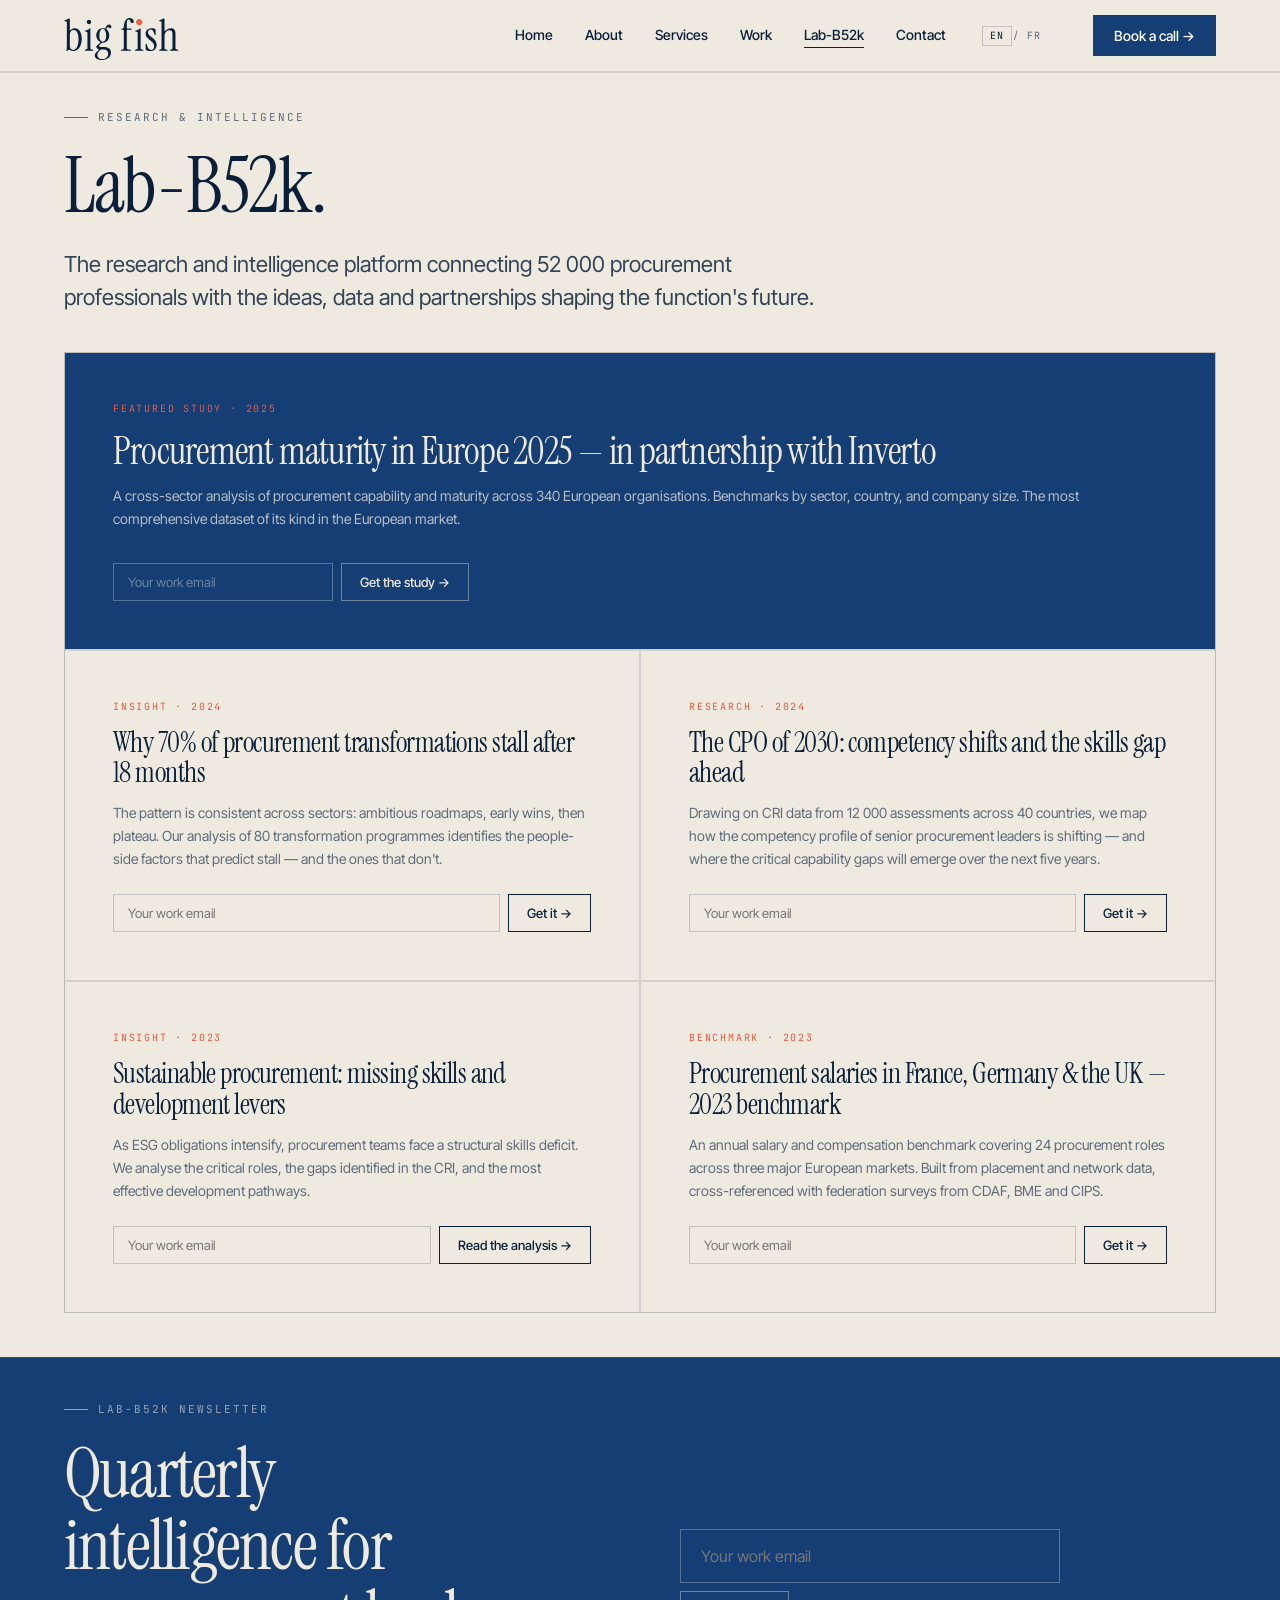
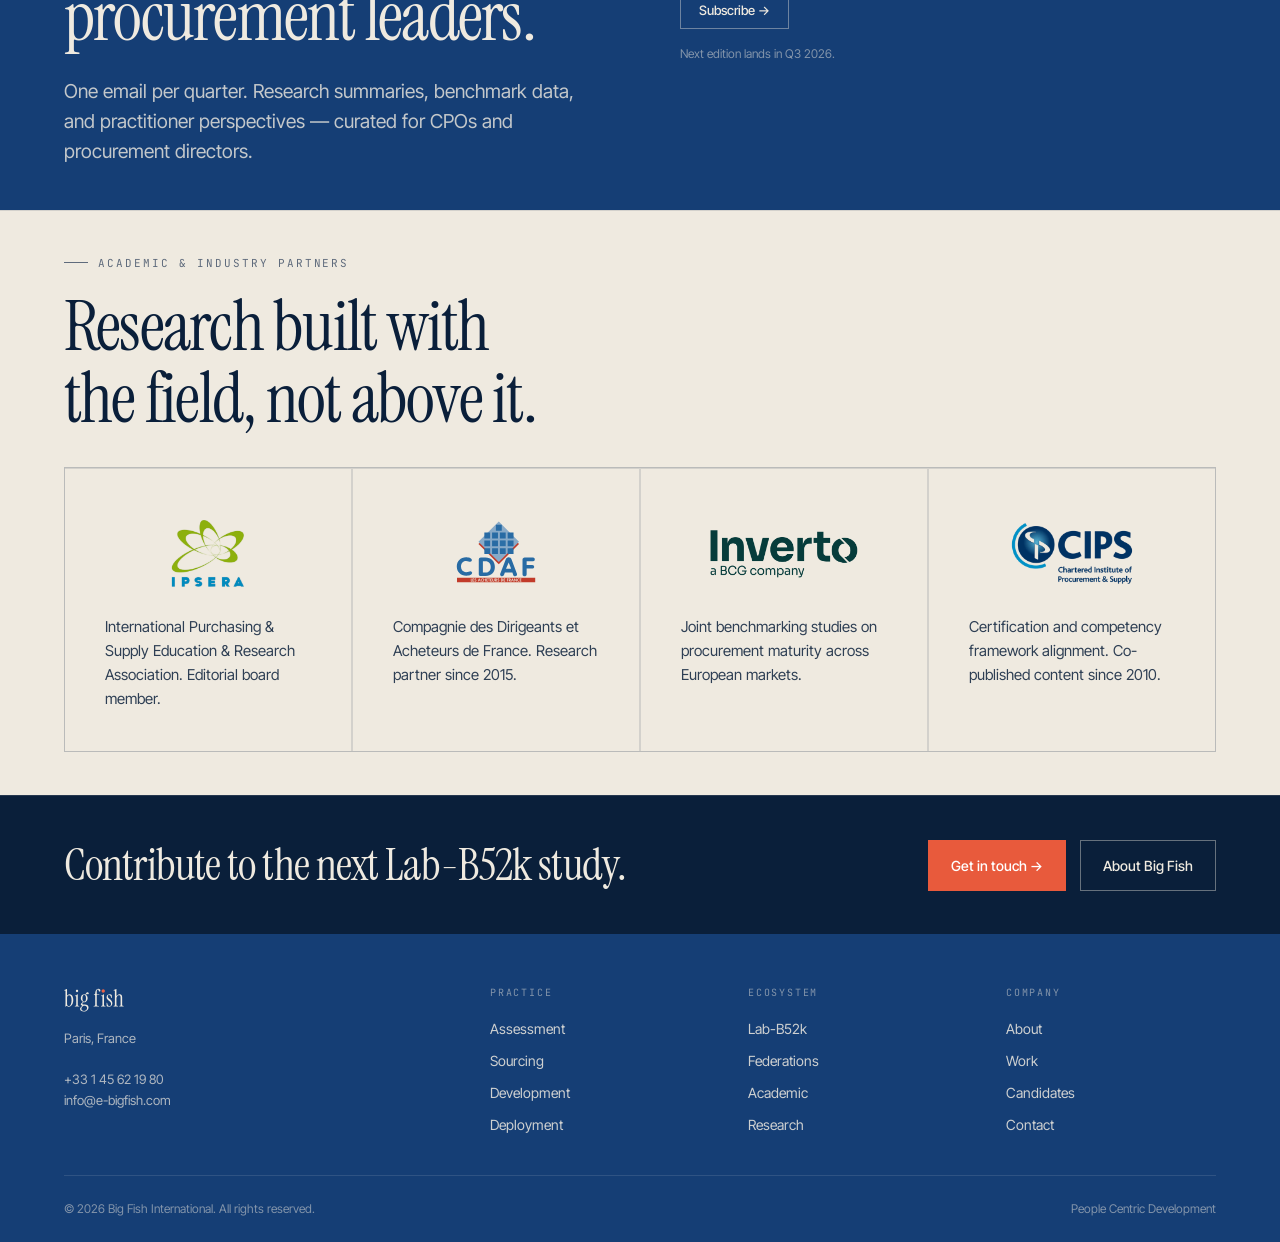
<file: lab.html>
<!DOCTYPE html>
<html lang="en">
<head>
  <meta charset="UTF-8"/>
  <meta name="viewport" content="width=device-width, initial-scale=1.0"/>
  <meta name="description" content="Lab-B52k — Big Fish International's research and intelligence platform for procurement leaders."/>
  <title>Big Fish International | Lab-B52k</title>
  <link rel="icon" type="image/svg+xml" href="assets/favicon.svg"/>
  <link rel="stylesheet" href="styles.css?v=18"/>
</head>
<body>

<nav class="nav" role="navigation" aria-label="Main">
  <div class="container nav__inner">
    <a class="nav__logo" href="index.html" aria-label="Big Fish International — Home">
      <img src="assets/logo.svg" alt="Big Fish" width="130" height="56"/>
    </a>
        <div class="nav__links">
      <a href="index.html"><span class="lang-en">Home</span><span class="lang-fr">Accueil</span></a>
      <a href="about.html"><span class="lang-en">About</span><span class="lang-fr">À propos</span></a>
      <a href="services.html"><span class="lang-en">Services</span><span class="lang-fr">Services</span></a>
      <a href="work.html"><span class="lang-en">Work</span><span class="lang-fr">Références</span></a>
      <a href="lab.html" class="active"><span class="lang-en">Lab-B52k</span><span class="lang-fr">Lab-B52k</span></a>
      <a href="contact.html"><span class="lang-en">Contact</span><span class="lang-fr">Contact</span></a>
      <div class="lang-toggle">
        <button class="lang-btn active" data-lang="en" onclick="setLang('en')">EN</button>
        <span style="color:var(--mute);font-size:11px">/</span>
        <button class="lang-btn" data-lang="fr" onclick="setLang('fr')">FR</button>
      </div>
      <a href="contact.html" class="btn btn--nav-cta"><span class="lang-en">Book a call →</span><span class="lang-fr">Prendre RDV →</span></a>
    </div>
    <button class="nav__burger" aria-label="Toggle menu" aria-expanded="false">
      <span></span><span></span><span></span>
    </button>
  </div>
</nav>
<nav class="nav__mobile" aria-label="Mobile menu">
  <a href="index.html"><span class="lang-en">Home</span><span class="lang-fr">Accueil</span></a>
  <a href="about.html"><span class="lang-en">About</span><span class="lang-fr">À propos</span></a>
  <a href="services.html">Services</a>
  <a href="work.html"><span class="lang-en">Work</span><span class="lang-fr">Références</span></a>
  <a href="lab.html">Lab-B52k</a>
  <a href="contact.html">Contact</a>
  <a href="contact.html" class="btn btn--filled"><span class="lang-en">Book a call →</span><span class="lang-fr">Prendre RDV →</span></a>
</nav>

<!-- PAGE HERO -->
<section class="page-hero">
  <div class="container">
    <div class="page-hero__eyebrow eyebrow"><span class="lang-en">Research &amp; intelligence</span><span class="lang-fr">Recherche &amp; intelligence</span></div>
    <h1 class="display-1"><span class="lang-en">Lab-B52k.</span><span class="lang-fr">Lab-B52k.</span></h1>
    <p class="page-hero__sub lang-en">The research and intelligence platform connecting 52 000 procurement professionals with the ideas, data and partnerships shaping the function's future.</p>
    <p class="page-hero__sub lang-fr">La plateforme de recherche et d'intelligence qui connecte 52 000 professionnels achats avec les idées, les données et les partenariats qui façonnent l'avenir de la fonction.</p>
  </div>
</section>

<!-- FEATURED STUDY -->
<section class="section" style="border-top:none;padding-top:0">
  <div class="container">
    <div class="lab-grid">

      <!-- Featured: gated study -->
      <div class="lab-card lab-card--featured">
        <div class="lab-card__tag"><span class="lang-en">Featured study · 2025</span><span class="lang-fr">Étude phare · 2025</span></div>
        <div class="lab-card__title"><span class="lang-en">Procurement maturity in Europe 2025 — in partnership with Inverto</span><span class="lang-fr">Maturité achats en Europe 2025 — en partenariat avec Inverto</span></div>
        <p class="lab-card__body lang-en">A cross-sector analysis of procurement capability and maturity across 340 European organisations. Benchmarks by sector, country, and company size. The most comprehensive dataset of its kind in the European market.</p>
        <p class="lab-card__body lang-fr">Une analyse intersectorielle de la maturité achats auprès de 340 organisations européennes. Benchmarks par secteur, pays et taille d'entreprise. Le jeu de données le plus complet du marché européen.</p>
        <form action="https://formspree.io/f/YOUR_FORMSPREE_ID" method="POST" class="bf-capture-form" style="margin-top:32px">
          <input type="email" name="email" data-placeholder-en="Your work email" data-placeholder-fr="Votre email professionnel" required/>
          <input type="hidden" name="resource" value="Procurement Maturity Europe 2025"/>
          <button type="submit"><span class="lang-en">Get the study →</span><span class="lang-fr">Obtenir l'étude →</span></button>
        </form>
      </div>

      <!-- Article 1 -->
      <div class="lab-card">
        <div class="lab-card__tag"><span class="lang-en">Insight · 2024</span><span class="lang-fr">Analyse · 2024</span></div>
        <div class="lab-card__title"><span class="lang-en">Why 70% of procurement transformations stall after 18 months</span><span class="lang-fr">Pourquoi 70% des transformations achats s'essoufflent après 18 mois</span></div>
        <p class="lab-card__body lang-en">The pattern is consistent across sectors: ambitious roadmaps, early wins, then plateau. Our analysis of 80 transformation programmes identifies the people-side factors that predict stall — and the ones that don't.</p>
        <p class="lab-card__body lang-fr">Le schéma est invariable : feuilles de route ambitieuses, victoires rapides, puis plateau. Notre analyse de 80 programmes de transformation identifie les facteurs humains qui prédisent le blocage — et ceux qui l'évitent.</p>
        <form action="https://formspree.io/f/YOUR_FORMSPREE_ID" method="POST" class="bf-capture-form">
          <input type="email" name="email" data-placeholder-en="Your work email" data-placeholder-fr="Votre email professionnel" required/>
          <input type="hidden" name="resource" value="Why 70% of procurement transformations stall"/>
          <button type="submit"><span class="lang-en">Get it →</span><span class="lang-fr">Télécharger →</span></button>
        </form>
      </div>

      <!-- Article 2 -->
      <div class="lab-card">
        <div class="lab-card__tag"><span class="lang-en">Research · 2024</span><span class="lang-fr">Recherche · 2024</span></div>
        <div class="lab-card__title"><span class="lang-en">The CPO of 2030: competency shifts and the skills gap ahead</span><span class="lang-fr">Le CPO de 2030 : évolution des compétences et déficit de talents</span></div>
        <p class="lab-card__body lang-en">Drawing on CRI data from 12 000 assessments across 40 countries, we map how the competency profile of senior procurement leaders is shifting — and where the critical capability gaps will emerge over the next five years.</p>
        <p class="lab-card__body lang-fr">À partir des données CRI de 12 000 évaluations dans 40 pays, nous cartographions l'évolution du profil de compétences des dirigeants achats — et où se situeront les déficits critiques dans cinq ans.</p>
        <form action="https://formspree.io/f/YOUR_FORMSPREE_ID" method="POST" class="bf-capture-form">
          <input type="email" name="email" data-placeholder-en="Your work email" data-placeholder-fr="Votre email professionnel" required/>
          <input type="hidden" name="resource" value="CPO of 2030 Competency Research"/>
          <button type="submit"><span class="lang-en">Get it →</span><span class="lang-fr">Télécharger →</span></button>
        </form>
      </div>

      <!-- Article 3 -->
      <div class="lab-card">
        <div class="lab-card__tag"><span class="lang-en">Insight · 2023</span><span class="lang-fr">Point de vue · 2023</span></div>
        <div class="lab-card__title"><span class="lang-en">Sustainable procurement: missing skills and development levers</span><span class="lang-fr">L'achat durable : compétences manquantes et leviers de développement</span></div>
        <p class="lab-card__body lang-en">As ESG obligations intensify, procurement teams face a structural skills deficit. We analyse the critical roles, the gaps identified in the CRI, and the most effective development pathways.</p>
        <p class="lab-card__body lang-fr">À mesure que les obligations ESG se renforcent, les équipes achats font face à un déficit de compétences structurel. Nous analysons les rôles critiques, les lacunes identifiées dans le CRI, et les parcours de développement les plus efficaces.</p>
        <form action="https://formspree.io/f/YOUR_FORMSPREE_ID" method="POST" class="bf-capture-form">
          <input type="email" name="email" data-placeholder-en="Your work email" data-placeholder-fr="Votre email professionnel" required/>
          <input type="hidden" name="resource" value="Sustainable procurement skills"/>
          <button type="submit"><span class="lang-en">Read the analysis →</span><span class="lang-fr">Lire l'analyse →</span></button>
        </form>
      </div>

      <!-- Article 4 -->
      <div class="lab-card">
        <div class="lab-card__tag"><span class="lang-en">Benchmark · 2023</span><span class="lang-fr">Benchmark · 2023</span></div>
        <div class="lab-card__title"><span class="lang-en">Procurement salaries in France, Germany &amp; the UK — 2023 benchmark</span><span class="lang-fr">Salaires achats en France, Allemagne &amp; Royaume-Uni — Benchmark 2023</span></div>
        <p class="lab-card__body lang-en">An annual salary and compensation benchmark covering 24 procurement roles across three major European markets. Built from placement and network data, cross-referenced with federation surveys from CDAF, BME and CIPS.</p>
        <p class="lab-card__body lang-fr">Un benchmark annuel de rémunération couvrant 24 rôles achats sur trois grands marchés européens. Construit à partir des données de placement et du réseau, croisées avec les enquêtes des fédérations CDAF, BME et CIPS.</p>
        <form action="https://formspree.io/f/YOUR_FORMSPREE_ID" method="POST" class="bf-capture-form">
          <input type="email" name="email" data-placeholder-en="Your work email" data-placeholder-fr="Votre email professionnel" required/>
          <input type="hidden" name="resource" value="Procurement Salary Benchmark 2023"/>
          <button type="submit"><span class="lang-en">Get it →</span><span class="lang-fr">Télécharger →</span></button>
        </form>
      </div>

    </div>
  </div>
</section>

<!-- NEWSLETTER -->
<section class="section section--dark">
  <div class="container">
    <div class="grid-2" style="align-items:center;gap:clamp(40px,7vw,80px)">
      <div>
        <div class="eyebrow"><span class="lang-en">Lab-B52k Newsletter</span><span class="lang-fr">Newsletter Lab-B52k</span></div>
        <h2 class="display-2"><span class="lang-en">Quarterly intelligence for procurement leaders.</span><span class="lang-fr">Intelligence trimestrielle pour les dirigeants achats.</span></h2>
        <p class="body-lg mt-24 lang-en" style="opacity:.8">One email per quarter. Research summaries, benchmark data, and practitioner perspectives — curated for CPOs and procurement directors.</p>
        <p class="body-lg mt-24 lang-fr" style="opacity:.8">Un email par trimestre. Synthèses de recherche, données de benchmark et perspectives de praticiens — sélectionnés pour les CPO et directeurs achats.</p>
      </div>
      <div>
        <form action="https://formspree.io/f/YOUR_FORMSPREE_ID" method="POST" class="bf-capture-form" style="flex-direction:column;align-items:flex-start">
          <input type="email" name="email" data-placeholder-en="Your work email" data-placeholder-fr="Votre email professionnel" required style="border-color:rgba(239,234,224,.3);color:var(--surface);padding:16px 20px;font-size:16px;width:100%;max-width:380px"/>
          <input type="hidden" name="resource" value="Lab-B52k Newsletter"/>
          <button type="submit"><span class="lang-en">Subscribe →</span><span class="lang-fr">S'inscrire →</span></button>
          <p style="font-size:12px;color:rgba(239,234,224,.5);margin-top:8px"><span class="lang-en">Next edition lands in Q3 2026.</span><span class="lang-fr">Prochaine édition : T3 2026.</span></p>
        </form>
      </div>
    </div>
  </div>
</section>

<!-- PARTNERS -->
<section class="section">
  <div class="container">
    <div class="eyebrow"><span class="lang-en">Academic &amp; industry partners</span><span class="lang-fr">Partenaires académiques &amp; industriels</span></div>
    <h2 class="display-2 mb-32" style="max-width:20ch"><span class="lang-en">Research built with the field, not above it.</span><span class="lang-fr">Une recherche construite avec le terrain, pas à l'écart.</span></h2>
    <div class="grid-4">
      <div class="grid-cell card">
        <div class="partner-logo"><img src="assets/logo-ipsera.jpg" alt="IPSERA" style="max-height:67px"/></div>
        <p class="card__body lang-en">International Purchasing &amp; Supply Education &amp; Research Association. Editorial board member.</p>
        <p class="card__body lang-fr">Association internationale de recherche en achats. Membre du comité éditorial.</p>
      </div>
      <div class="grid-cell card">
        <div class="partner-logo"><img src="assets/logo-cdaf.svg" alt="CDAF" style="max-height:86px"/></div>
        <p class="card__body lang-en">Compagnie des Dirigeants et Acheteurs de France. Research partner since 2015.</p>
        <p class="card__body lang-fr">Compagnie des Dirigeants et Acheteurs de France. Partenaire de recherche depuis 2015.</p>
      </div>
      <div class="grid-cell card">
        <div class="partner-logo"><img src="assets/logo-inverto.png" alt="Inverto"/></div>
        <p class="card__body lang-en">Joint benchmarking studies on procurement maturity across European markets.</p>
        <p class="card__body lang-fr">Études de benchmark conjointes sur la maturité achats en Europe.</p>
      </div>
      <div class="grid-cell card">
        <div class="partner-logo"><img src="assets/logo-cips.webp" alt="CIPS / ISM" style="max-height:79px"/></div>
        <p class="card__body lang-en">Certification and competency framework alignment. Co-published content since 2010.</p>
        <p class="card__body lang-fr">Alignement des référentiels de certification et compétences. Co-publications depuis 2010.</p>
      </div>
    </div>
  </div>
</section>

<!-- CTA -->
<section class="section section--ink">
  <div class="container cta-band">
    <div>
      <h2 class="display-3" style="color:var(--surface)"><span class="lang-en">Contribute to the next Lab-B52k study.</span><span class="lang-fr">Contribuez à la prochaine étude Lab-B52k.</span></h2>
    </div>
    <div class="cta-band__btns">
      <a href="contact.html" class="btn btn--filled"><span class="lang-en">Get in touch →</span><span class="lang-fr">Nous contacter →</span></a>
      <a href="about.html" class="btn btn--outline-light"><span class="lang-en">About Big Fish</span><span class="lang-fr">À propos</span></a>
    </div>
  </div>
</section>

<!-- FOOTER -->
<footer class="footer">
  <div class="container">
    <div class="footer__top">
      <div>
        <div class="footer__logo"><a href="index.html"><img src="assets/logo-sand.svg" alt="Big Fish" width="120" height="52"/></a></div>
        <p class="footer__desc">Paris, France<br/><br/>+33 1 45 62 19 80<br/>info@e-bigfish.com</p>
      </div>
      <div>
        <div class="footer__heading"><span class="lang-en">Practice</span><span class="lang-fr">Services</span></div>
        <ul class="footer__links">
          <li><a href="services.html"><span class="lang-en">Assessment</span><span class="lang-fr">Évaluation</span></a></li>
          <li><a href="services.html"><span class="lang-en">Sourcing</span><span class="lang-fr">Sourcing</span></a></li>
          <li><a href="services.html"><span class="lang-en">Development</span><span class="lang-fr">Développement</span></a></li>
          <li><a href="services.html"><span class="lang-en">Deployment</span><span class="lang-fr">Déploiement</span></a></li>
        </ul>
      </div>
      <div>
        <div class="footer__heading"><span class="lang-en">Ecosystem</span><span class="lang-fr">Écosystème</span></div>
        <ul class="footer__links">
          <li><a href="lab.html"><span class="lang-en">Lab-B52k</span><span class="lang-fr">Lab-B52k</span></a></li>
          <li><a href="about.html"><span class="lang-en">Federations</span><span class="lang-fr">Fédérations</span></a></li>
          <li><a href="about.html"><span class="lang-en">Academic</span><span class="lang-fr">Académique</span></a></li>
          <li><a href="about.html"><span class="lang-en">Research</span><span class="lang-fr">Recherche</span></a></li>
        </ul>
      </div>
      <div>
        <div class="footer__heading"><span class="lang-en">Company</span><span class="lang-fr">Entreprise</span></div>
        <ul class="footer__links">
          <li><a href="about.html"><span class="lang-en">About</span><span class="lang-fr">À propos</span></a></li>
          <li><a href="work.html"><span class="lang-en">Work</span><span class="lang-fr">Références</span></a></li>
          <li><a href="candidates.html"><span class="lang-en">Candidates</span><span class="lang-fr">Candidats</span></a></li>
          <li><a href="contact.html"><span class="lang-en">Contact</span><span class="lang-fr">Contact</span></a></li>
        </ul>
      </div>
    </div>
    <div class="footer__bottom">
      <span><span class="lang-en">© 2026 Big Fish International. All rights reserved.</span><span class="lang-fr">© 2026 Big Fish International. Tous droits réservés.</span></span>
      <span><span class="lang-en">People Centric Development</span><span class="lang-fr">Développement centré sur l'humain</span></span>
    </div>
  </div>
</footer>

<script src="script.js"></script>


<script>
function setLang(l){document.documentElement.setAttribute('data-lang',l);document.querySelectorAll('.lang-btn').forEach(function(b){b.classList.toggle('active',b.getAttribute('data-lang')===l)});document.querySelectorAll('[data-placeholder-'+l+']').forEach(function(el){el.placeholder=el.getAttribute('data-placeholder-'+l)});localStorage.setItem('bf-lang',l)}
(function(){var s=localStorage.getItem('bf-lang')||'en';setLang(s)})();
</script>
</body>
</html>
</file>
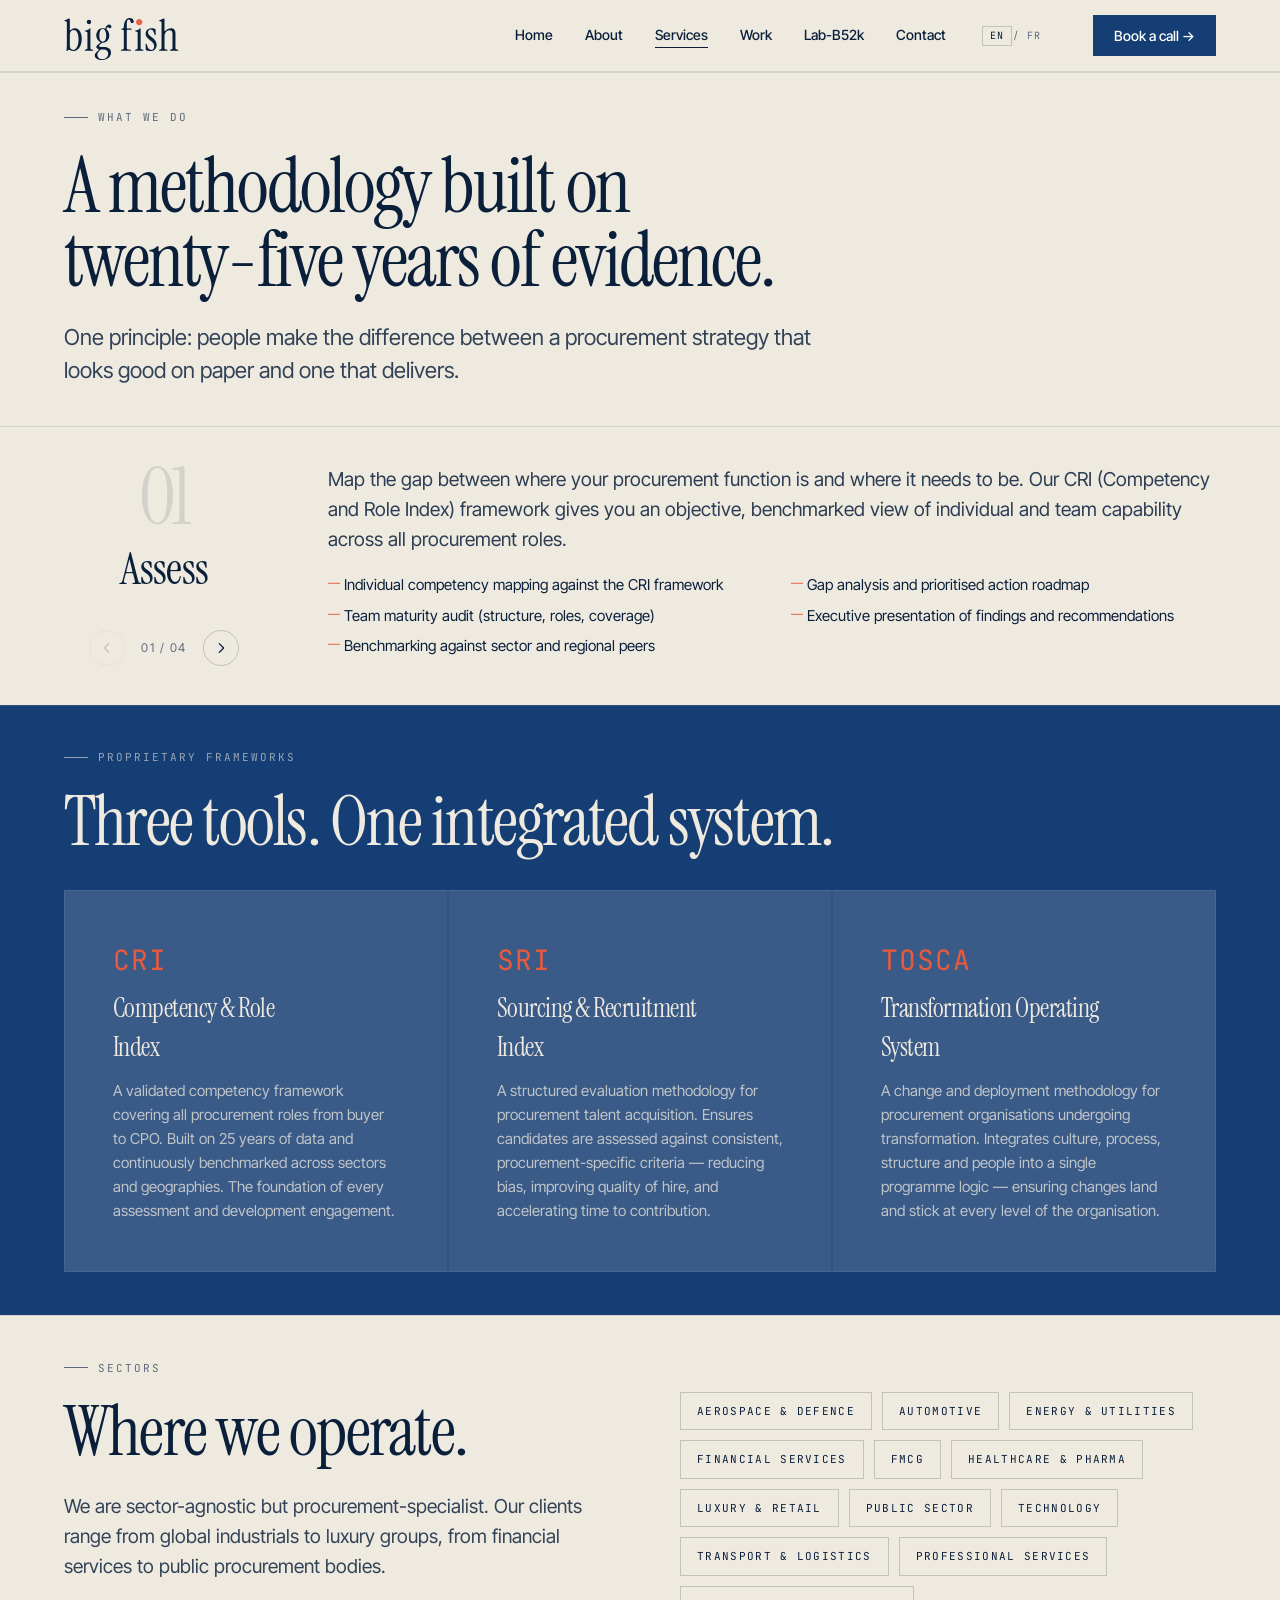
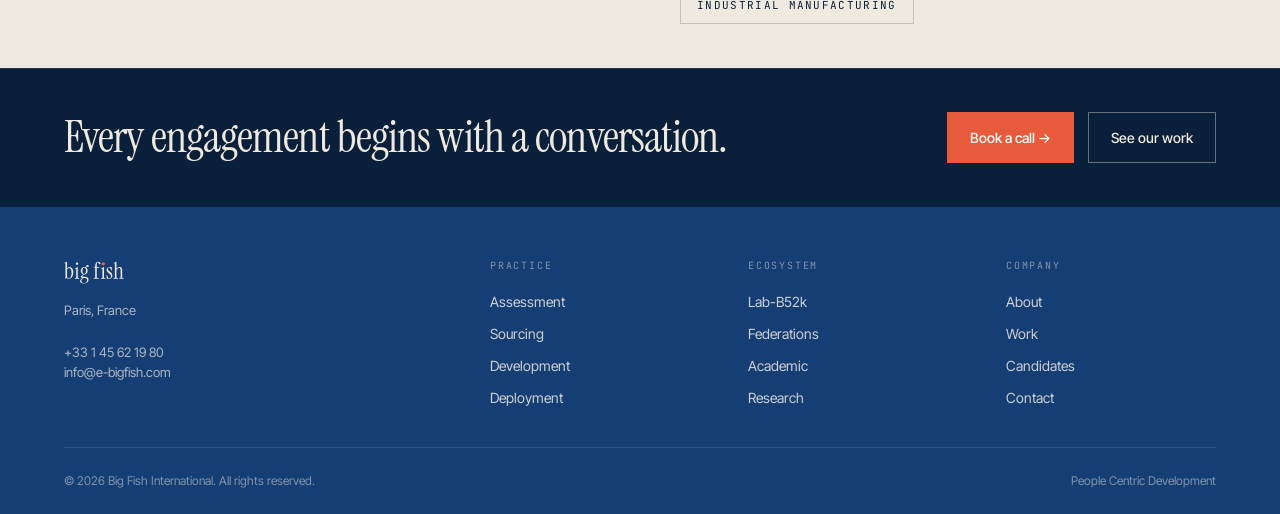
<file: services.html>
<!DOCTYPE html>
<html lang="en">
<head>
  <meta charset="UTF-8"/>
  <meta name="viewport" content="width=device-width, initial-scale=1.0"/>
  <meta name="description" content="Big Fish International services — assessment, sourcing, development and deployment for procurement teams."/>
  <title>Big Fish International | Our Approach</title>
  <link rel="icon" type="image/svg+xml" href="assets/favicon.svg"/>
  <link rel="stylesheet" href="styles.css?v=18"/>
</head>
<body>

<nav class="nav" role="navigation" aria-label="Main">
  <div class="container nav__inner">
    <a class="nav__logo" href="index.html" aria-label="Big Fish International — Home">
      <img src="assets/logo.svg" alt="Big Fish" width="130" height="56"/>
    </a>
            <div class="nav__links">
      <a href="index.html"><span class="lang-en">Home</span><span class="lang-fr">Accueil</span></a>
      <a href="about.html"><span class="lang-en">About</span><span class="lang-fr">À propos</span></a>
      <a href="services.html" class="active"><span class="lang-en">Services</span><span class="lang-fr">Services</span></a>
      <a href="work.html"><span class="lang-en">Work</span><span class="lang-fr">Références</span></a>
      <a href="lab.html"><span class="lang-en">Lab-B52k</span><span class="lang-fr">Lab-B52k</span></a>
      <a href="contact.html"><span class="lang-en">Contact</span><span class="lang-fr">Contact</span></a>
      <div class="lang-toggle">
        <button class="lang-btn active" data-lang="en" onclick="setLang('en')">EN</button>
        <span style="color:var(--mute);font-size:11px">/</span>
        <button class="lang-btn" data-lang="fr" onclick="setLang('fr')">FR</button>
      </div>
      <a href="contact.html" class="btn btn--nav-cta"><span class="lang-en">Book a call →</span><span class="lang-fr">Prendre RDV →</span></a>
    </div>
    <button class="nav__burger" aria-label="Toggle menu" aria-expanded="false">
      <span></span><span></span><span></span>
    </button>
  </div>
</nav>
<nav class="nav__mobile" aria-label="Mobile menu">
  <a href="index.html"><span class="lang-en">Home</span><span class="lang-fr">Accueil</span></a>
  <a href="about.html"><span class="lang-en">About</span><span class="lang-fr">À propos</span></a>
  <a href="services.html">Services</a>
  <a href="work.html"><span class="lang-en">Work</span><span class="lang-fr">Références</span></a>
  <a href="lab.html">Lab-B52k</a>
  <a href="contact.html">Contact</a>
  <a href="contact.html" class="btn btn--filled"><span class="lang-en">Book a call →</span><span class="lang-fr">Prendre RDV →</span></a>
</nav>

<!-- PAGE HERO -->
<section class="page-hero">
  <div class="container">
    <div class="page-hero__eyebrow eyebrow"><span class="lang-en">What we do</span><span class="lang-fr">Ce que nous faisons</span></div>
    <h1 class="display-1"><span class="lang-en">A methodology built on twenty-five years of evidence.</span><span class="lang-fr">Une méthodologie fondée sur vingt-cinq ans d'expérience.</span></h1>
    <p class="page-hero__sub lang-en">One principle: people make the difference between a procurement strategy that looks good on paper and one that delivers.</p>
    <p class="page-hero__sub lang-fr">Un seul principe : les personnes font la différence entre une stratégie achats sur le papier et une qui délivre.</p>
  </div>
</section>

<!-- SERVICE PILLARS -->
<section class="section" style="padding:clamp(24px,3vw,40px) 0">
  <div class="container">
    <div class="pillar-tabs">
      <div id="pillar-panels-wrap" class="pillar-panels">

      <!-- Panel 0: Assess -->
      <div class="pillar-panel active" data-panel="0">
        <div style="text-align:center">
          <div class="service-pillar__num">01</div>
          <h2 class="display-3" style="margin-top:8px"><span class="lang-en">Assess</span><span class="lang-fr">Évaluer</span></h2>
          <div class="pillar-nav" style="margin-top:clamp(24px,3vw,36px);justify-content:center">
            <button class="pillar-nav__btn pillar-prev" aria-label="Previous step" disabled>
              <svg width="14" height="14" viewBox="0 0 16 16" fill="none" stroke="currentColor" stroke-width="1.5" stroke-linecap="round" stroke-linejoin="round"><polyline points="10,3 5,8 10,13"/></svg>
            </button>
            <span class="pillar-nav__counter pillar-counter">01 / 04</span>
            <button class="pillar-nav__btn pillar-next" aria-label="Next step">
              <svg width="14" height="14" viewBox="0 0 16 16" fill="none" stroke="currentColor" stroke-width="1.5" stroke-linecap="round" stroke-linejoin="round"><polyline points="6,3 11,8 6,13"/></svg>
            </button>
          </div>
        </div>
        <div class="service-pillar__body">
          <p class="body-lg lang-en" style="opacity:.85">Map the gap between where your procurement function is and where it needs to be. Our CRI (Competency and Role Index) framework gives you an objective, benchmarked view of individual and team capability across all procurement roles.</p>
          <p class="body-lg lang-fr" style="opacity:.85">Mesurez l'écart entre où se trouve votre direction achats et où elle doit être. Notre framework CRI offre une vision objective et benchmarkée des compétences individuelles et collectives, pour tous les rôles achats.</p>
          <div style="display:grid;grid-template-columns:1fr 1fr;gap:0 clamp(24px,3vw,40px);margin-top:20px">
            <ul class="service-pillar__list" style="margin-top:0">
              <li class="lang-en">Individual competency mapping against the CRI framework</li><li class="lang-fr">Cartographie des compétences individuelles selon le CRI</li>
              <li class="lang-en">Team maturity audit (structure, roles, coverage)</li><li class="lang-fr">Audit de maturité de l'équipe (structure, rôles, couverture)</li>
              <li class="lang-en">Benchmarking against sector and regional peers</li><li class="lang-fr">Benchmark sectoriel et régional</li>
            </ul>
            <ul class="service-pillar__list" style="margin-top:0">
              <li class="lang-en">Gap analysis and prioritised action roadmap</li><li class="lang-fr">Analyse des écarts et feuille de route priorisée</li>
              <li class="lang-en">Executive presentation of findings and recommendations</li><li class="lang-fr">Restitution exécutive des résultats et recommandations</li>
            </ul>
          </div>
        </div>
      </div>

      <!-- Panel 1: Source -->
      <div class="pillar-panel" data-panel="1">
        <div style="text-align:center">
          <div class="service-pillar__num">02</div>
          <h2 class="display-3" style="margin-top:8px"><span class="lang-en">Source</span><span class="lang-fr">Sourcer</span></h2>
          <div class="pillar-nav" style="margin-top:clamp(24px,3vw,36px);justify-content:center">
            <button class="pillar-nav__btn pillar-prev" aria-label="Previous step">
              <svg width="14" height="14" viewBox="0 0 16 16" fill="none" stroke="currentColor" stroke-width="1.5" stroke-linecap="round" stroke-linejoin="round"><polyline points="10,3 5,8 10,13"/></svg>
            </button>
            <span class="pillar-nav__counter pillar-counter">01 / 04</span>
            <button class="pillar-nav__btn pillar-next" aria-label="Next step">
              <svg width="14" height="14" viewBox="0 0 16 16" fill="none" stroke="currentColor" stroke-width="1.5" stroke-linecap="round" stroke-linejoin="round"><polyline points="6,3 11,8 6,13"/></svg>
            </button>
          </div>
        </div>
        <div class="service-pillar__body">
          <p class="body-lg lang-en" style="opacity:.85">Finding the right procurement talent is not about job boards. It requires a network of 52 000 active professionals, deep knowledge of the market, and the ability to evaluate candidates beyond the CV. We use our SRI (Sourcing and Recruitment Index) to match precisely.</p>
          <p class="body-lg lang-fr" style="opacity:.85">Trouver les bons talents achats ne se limite pas aux annonces. Cela exige un réseau de 52 000 professionnels actifs, une connaissance fine du marché et la capacité d'évaluer au-delà du CV. Notre SRI garantit la précision de chaque placement.</p>
          <div style="display:grid;grid-template-columns:1fr 1fr;gap:0 clamp(24px,3vw,40px);margin-top:20px">
            <ul class="service-pillar__list" style="margin-top:0">
              <li class="lang-en">Executive search for CPO and senior procurement roles</li><li class="lang-fr">Recherche de dirigeants pour les rôles CPO et achats seniors</li>
              <li class="lang-en">Mid-level sourcing across functional specialisms</li><li class="lang-fr">Sourcing de profils intermédiaires sur toutes les spécialisations</li>
              <li class="lang-en">Interim placement for transformation projects</li><li class="lang-fr">Placement d'intérimaires pour les projets de transformation</li>
            </ul>
            <ul class="service-pillar__list" style="margin-top:0">
              <li class="lang-en">SRI-based candidate evaluation and calibration</li><li class="lang-fr">Évaluation et calibration des candidats via le SRI</li>
              <li class="lang-en">Onboarding support and 90-day success tracking</li><li class="lang-fr">Accompagnement à l'intégration et suivi sur 90 jours</li>
            </ul>
          </div>
        </div>
      </div>

      <!-- Panel 2: Develop -->
      <div class="pillar-panel" data-panel="2">
        <div style="text-align:center">
          <div class="service-pillar__num">03</div>
          <h2 class="display-3" style="margin-top:8px"><span class="lang-en">Develop</span><span class="lang-fr">Développer</span></h2>
          <div class="pillar-nav" style="margin-top:clamp(24px,3vw,36px);justify-content:center">
            <button class="pillar-nav__btn pillar-prev" aria-label="Previous step">
              <svg width="14" height="14" viewBox="0 0 16 16" fill="none" stroke="currentColor" stroke-width="1.5" stroke-linecap="round" stroke-linejoin="round"><polyline points="10,3 5,8 10,13"/></svg>
            </button>
            <span class="pillar-nav__counter pillar-counter">01 / 04</span>
            <button class="pillar-nav__btn pillar-next" aria-label="Next step">
              <svg width="14" height="14" viewBox="0 0 16 16" fill="none" stroke="currentColor" stroke-width="1.5" stroke-linecap="round" stroke-linejoin="round"><polyline points="6,3 11,8 6,13"/></svg>
            </button>
          </div>
        </div>
        <div class="service-pillar__body">
          <p class="body-lg lang-en" style="opacity:.85">Building procurement capability is a long-term investment. We design and deliver tailored learning journeys — from targeted skills workshops to multi-year capability programmes — all anchored in real procurement contexts and measurable outcomes.</p>
          <p class="body-lg lang-fr" style="opacity:.85">Développer la compétence achats est un investissement de long terme. Nous concevons et délivrons des parcours sur mesure — des ateliers ciblés aux programmes pluriannuels — ancrés dans des contextes réels et des résultats mesurables.</p>
          <div style="display:grid;grid-template-columns:1fr 1fr;gap:0 clamp(24px,3vw,40px);margin-top:20px">
            <ul class="service-pillar__list" style="margin-top:0">
              <li class="lang-en">Custom learning programme design and facilitation</li><li class="lang-fr">Conception et animation de programmes de développement sur mesure</li>
              <li class="lang-en">Procurement leadership development (CPO pipeline)</li><li class="lang-fr">Développement du leadership achats (pipeline CPO)</li>
              <li class="lang-en">Certification pathways in partnership with CIPS, ISM and BME</li><li class="lang-fr">Parcours de certification en partenariat avec CIPS, ISM et BME</li>
            </ul>
            <ul class="service-pillar__list" style="margin-top:0">
              <li class="lang-en">Coaching for senior procurement leaders</li><li class="lang-fr">Coaching des dirigeants achats seniors</li>
              <li class="lang-en">Team learning sprints and functional bootcamps</li><li class="lang-fr">Sprints d'apprentissage collectif et bootcamps fonctionnels</li>
            </ul>
          </div>
        </div>
      </div>

      <!-- Panel 3: Deploy -->
      <div class="pillar-panel" data-panel="3">
        <div style="text-align:center">
          <div class="service-pillar__num">04</div>
          <h2 class="display-3" style="margin-top:8px"><span class="lang-en">Deploy</span><span class="lang-fr">Déployer</span></h2>
          <div class="pillar-nav" style="margin-top:clamp(24px,3vw,36px);justify-content:center">
            <button class="pillar-nav__btn pillar-prev" aria-label="Previous step">
              <svg width="14" height="14" viewBox="0 0 16 16" fill="none" stroke="currentColor" stroke-width="1.5" stroke-linecap="round" stroke-linejoin="round"><polyline points="10,3 5,8 10,13"/></svg>
            </button>
            <span class="pillar-nav__counter pillar-counter">01 / 04</span>
            <button class="pillar-nav__btn pillar-next" aria-label="Next step" disabled>
              <svg width="14" height="14" viewBox="0 0 16 16" fill="none" stroke="currentColor" stroke-width="1.5" stroke-linecap="round" stroke-linejoin="round"><polyline points="6,3 11,8 6,13"/></svg>
            </button>
          </div>
        </div>
        <div class="service-pillar__body">
          <p class="body-lg lang-en" style="opacity:.85">Transformation requires putting the right people in the right roles at the right moment. We help organisations design their procurement organisation structure, define role profiles, and manage deployment of talent through major change cycles using the TOSCA methodology.</p>
          <p class="body-lg lang-fr" style="opacity:.85">Toute transformation passe par les bonnes personnes aux bons postes au bon moment. Nous aidons les organisations à concevoir leur structure achats, définir les profils de rôles et piloter le déploiement des talents dans les cycles de changement majeurs via TOSCA.</p>
          <div style="display:grid;grid-template-columns:1fr 1fr;gap:0 clamp(24px,3vw,40px);margin-top:20px">
            <ul class="service-pillar__list" style="margin-top:0">
              <li class="lang-en">Procurement operating model design</li><li class="lang-fr">Conception du modèle opérationnel achats</li>
              <li class="lang-en">Role architecture and job family frameworks</li><li class="lang-fr">Architecture des rôles et référentiels de familles de postes</li>
              <li class="lang-en">Change management for procurement transformation</li><li class="lang-fr">Conduite du changement pour la transformation achats</li>
            </ul>
            <ul class="service-pillar__list" style="margin-top:0">
              <li class="lang-en">TOSCA-led deployment planning and tracking</li><li class="lang-fr">Planification et suivi du déploiement via TOSCA</li>
              <li class="lang-en">Integration support post-merger and acquisition</li><li class="lang-fr">Accompagnement à l'intégration post-fusion et acquisition</li>
            </ul>
          </div>
        </div>
      </div>

      </div><!-- /pillar-panels-wrap -->
    </div><!-- /pillar-tabs -->
  </div>
</section>
<script>
(function(){
  var wrap = document.getElementById('pillar-panels-wrap');
  var panels = wrap.querySelectorAll('.pillar-panel');
  var cur = 0;
  var nums = ['01','02','03','04'];
  function activate(i){
    var outgoing = panels[cur];
    if(outgoing !== panels[i]){
      outgoing.classList.add('leaving');
      outgoing.classList.remove('active');
      setTimeout(function(){ outgoing.classList.remove('leaving'); }, 400);
    }
    panels[i].classList.add('active');
    wrap.querySelectorAll('.pillar-counter').forEach(function(c){ c.textContent = nums[i] + ' / 04'; });
    wrap.querySelectorAll('.pillar-prev').forEach(function(b){ b.disabled = (i === 0); });
    wrap.querySelectorAll('.pillar-next').forEach(function(b){ b.disabled = (i === panels.length - 1); });
    cur = i;
  }
  wrap.addEventListener('click', function(e){
    if(e.target.closest('.pillar-prev') && cur > 0) activate(cur - 1);
    if(e.target.closest('.pillar-next') && cur < panels.length - 1) activate(cur + 1);
  });
  activate(0);
})();
</script>

<!-- METHODOLOGY -->
<section class="section section--dark">
  <div class="container">
    <div class="eyebrow"><span class="lang-en">Proprietary frameworks</span><span class="lang-fr">Frameworks propriétaires</span></div>
    <h2 class="display-2 mb-32"><span class="lang-en">Three tools. One integrated system.</span><span class="lang-fr">Trois outils. Un système intégré.</span></h2>
    <div class="methodology-grid">
      <div class="methodology-card" style="background:rgba(239,234,224,.05)">
        <div class="methodology-card__code">CRI</div>
        <div class="methodology-card__title" style="color:var(--surface)">Competency &amp; Role<br/>Index</div>
        <p class="methodology-card__body lang-en" style="color:rgba(239,234,224,.9)">A validated competency framework covering all procurement roles from buyer to CPO. Built on 25 years of data and continuously benchmarked across sectors and geographies. The foundation of every assessment and development engagement.</p>
        <p class="methodology-card__body lang-fr" style="color:rgba(239,234,224,.9)">Un référentiel de compétences validé couvrant tous les rôles achats, du buyer au CPO. Fondé sur 25 ans de données et benchmarké en continu. Le socle de chaque évaluation et programme de développement.</p>
      </div>
      <div class="methodology-card" style="background:rgba(239,234,224,.05)">
        <div class="methodology-card__code">SRI</div>
        <div class="methodology-card__title" style="color:var(--surface)">Sourcing &amp; Recruitment<br/>Index</div>
        <p class="methodology-card__body lang-en" style="color:rgba(239,234,224,.9)">A structured evaluation methodology for procurement talent acquisition. Ensures candidates are assessed against consistent, procurement-specific criteria — reducing bias, improving quality of hire, and accelerating time to contribution.</p>
        <p class="methodology-card__body lang-fr" style="color:rgba(239,234,224,.9)">Une méthodologie structurée d'acquisition des talents achats. Garantit que les candidats sont évalués selon des critères spécifiques et constants — réduisant les biais, améliorant la qualité des recrutements et accélérant la montée en compétences.</p>
      </div>
      <div class="methodology-card" style="background:rgba(239,234,224,.05)">
        <div class="methodology-card__code">TOSCA</div>
        <div class="methodology-card__title" style="color:var(--surface)">Transformation Operating<br/>System</div>
        <p class="methodology-card__body lang-en" style="color:rgba(239,234,224,.9)">A change and deployment methodology for procurement organisations undergoing transformation. Integrates culture, process, structure and people into a single programme logic — ensuring changes land and stick at every level of the organisation.</p>
        <p class="methodology-card__body lang-fr" style="color:rgba(239,234,224,.9)">Une méthodologie de conduite du changement pour les organisations achats en transformation. Elle intègre culture, processus, structure et personnes dans une logique de programme unifiée — pour que les changements s'ancrent durablement.</p>
      </div>
    </div>
  </div>
</section>

<!-- INDUSTRIES -->
<section class="section">
  <div class="container">
    <div class="grid-2" style="align-items:start;gap:clamp(40px,7vw,80px)">
      <div>
        <div class="eyebrow"><span class="lang-en">Sectors</span><span class="lang-fr">Secteurs</span></div>
        <h2 class="display-2"><span class="lang-en">Where we operate.</span><span class="lang-fr">Nos secteurs d'intervention.</span></h2>
        <p class="body-lg mt-24 lang-en" style="opacity:.82">We are sector-agnostic but procurement-specialist. Our clients range from global industrials to luxury groups, from financial services to public procurement bodies.</p>
      <p class="body-lg mt-24 lang-fr" style="opacity:.82">Nous intervenons dans tous les secteurs mais restons spécialistes des achats. Nos clients vont des industriels mondiaux aux groupes de luxe, des services financiers aux organismes publics.</p>
      </div>
      <div>
        <div class="industries">
          <span class="industry-tag lang-en">Aerospace &amp; Defence</span><span class="industry-tag lang-fr">Aérospatiale &amp; Défense</span>
          <span class="industry-tag lang-en">Automotive</span><span class="industry-tag lang-fr">Automobile</span>
          <span class="industry-tag lang-en">Energy &amp; Utilities</span><span class="industry-tag lang-fr">Énergie &amp; Services aux collectivités</span>
          <span class="industry-tag lang-en">Financial Services</span><span class="industry-tag lang-fr">Services financiers</span>
          <span class="industry-tag lang-en">FMCG</span><span class="industry-tag lang-fr">Grande consommation</span>
          <span class="industry-tag lang-en">Healthcare &amp; Pharma</span><span class="industry-tag lang-fr">Santé &amp; Pharmacie</span>
          <span class="industry-tag lang-en">Luxury &amp; Retail</span><span class="industry-tag lang-fr">Luxe &amp; Retail</span>
          <span class="industry-tag lang-en">Public Sector</span><span class="industry-tag lang-fr">Secteur public</span>
          <span class="industry-tag lang-en">Technology</span><span class="industry-tag lang-fr">Technologie</span>
          <span class="industry-tag lang-en">Transport &amp; Logistics</span><span class="industry-tag lang-fr">Transport &amp; Logistique</span>
          <span class="industry-tag lang-en">Professional Services</span><span class="industry-tag lang-fr">Services professionnels</span>
          <span class="industry-tag lang-en">Industrial Manufacturing</span><span class="industry-tag lang-fr">Industrie manufacturière</span>
        </div>
      </div>
    </div>
  </div>
</section>

<!-- CTA -->
<section class="section section--ink">
  <div class="container cta-band">
    <div>
      <h2 class="display-3" style="color:var(--surface)"><span class="lang-en">Every engagement begins with a conversation.</span><span class="lang-fr">Chaque mission commence par une conversation.</span></h2>
    </div>
    <div class="cta-band__btns">
      <a href="contact.html" class="btn btn--filled"><span class="lang-en">Book a call →</span><span class="lang-fr">Prendre RDV →</span></a>
      <a href="work.html" class="btn btn--outline-light"><span class="lang-en">See our work</span><span class="lang-fr">Nos références</span></a>
    </div>
  </div>
</section>

<!-- FOOTER -->
<footer class="footer">
  <div class="container">
    <div class="footer__top">
      <div>
        <div class="footer__logo"><a href="index.html"><img src="assets/logo-sand.svg" alt="Big Fish" width="120" height="52"/></a></div>
        <p class="footer__desc">Paris, France<br/><br/>+33 1 45 62 19 80<br/>info@e-bigfish.com</p>
      </div>
      <div>
        <div class="footer__heading"><span class="lang-en">Practice</span><span class="lang-fr">Services</span></div>
        <ul class="footer__links">
          <li><a href="services.html"><span class="lang-en">Assessment</span><span class="lang-fr">Évaluation</span></a></li>
          <li><a href="services.html"><span class="lang-en">Sourcing</span><span class="lang-fr">Sourcing</span></a></li>
          <li><a href="services.html"><span class="lang-en">Development</span><span class="lang-fr">Développement</span></a></li>
          <li><a href="services.html"><span class="lang-en">Deployment</span><span class="lang-fr">Déploiement</span></a></li>
        </ul>
      </div>
      <div>
        <div class="footer__heading"><span class="lang-en">Ecosystem</span><span class="lang-fr">Écosystème</span></div>
        <ul class="footer__links">
          <li><a href="lab.html"><span class="lang-en">Lab-B52k</span><span class="lang-fr">Lab-B52k</span></a></li>
          <li><a href="about.html"><span class="lang-en">Federations</span><span class="lang-fr">Fédérations</span></a></li>
          <li><a href="about.html"><span class="lang-en">Academic</span><span class="lang-fr">Académique</span></a></li>
          <li><a href="about.html"><span class="lang-en">Research</span><span class="lang-fr">Recherche</span></a></li>
        </ul>
      </div>
      <div>
        <div class="footer__heading"><span class="lang-en">Company</span><span class="lang-fr">Entreprise</span></div>
        <ul class="footer__links">
          <li><a href="about.html"><span class="lang-en">About</span><span class="lang-fr">À propos</span></a></li>
          <li><a href="work.html"><span class="lang-en">Work</span><span class="lang-fr">Références</span></a></li>
          <li><a href="candidates.html"><span class="lang-en">Candidates</span><span class="lang-fr">Candidats</span></a></li>
          <li><a href="contact.html"><span class="lang-en">Contact</span><span class="lang-fr">Contact</span></a></li>
        </ul>
      </div>
    </div>
    <div class="footer__bottom">
      <span><span class="lang-en">© 2026 Big Fish International. All rights reserved.</span><span class="lang-fr">© 2026 Big Fish International. Tous droits réservés.</span></span>
      <span><span class="lang-en">People Centric Development</span><span class="lang-fr">Développement centré sur l'humain</span></span>
    </div>
  </div>
</footer>

<script src="script.js"></script>

<script>
function setLang(l){document.documentElement.setAttribute('data-lang',l);document.querySelectorAll('.lang-btn').forEach(function(b){b.classList.toggle('active',b.getAttribute('data-lang')===l)});localStorage.setItem('bf-lang',l)}
(function(){var s=localStorage.getItem('bf-lang')||'en';setLang(s)})();
</script>
</body>
</html>
</file>
<file: styles.css>
/* ============================================================
   BIG FISH INTERNATIONAL — site/styles.css
   Direction B: Bold & Human
   ============================================================ */

@import url('https://fonts.googleapis.com/css2?family=Instrument+Serif&family=Inter+Tight:wght@300;400;500;600&family=JetBrains+Mono:wght@400;500&display=swap');

/* === 1. TOKENS ============================================= */
:root {
  --primary:   #153E75;
  --accent:    #E85A3C;
  --surface:   #EFEAE0;
  --ink:       #0A1F3A;
  --mute:      #5F6B7C;
  --line:      rgba(10,31,58,.12);
  --line-med:  rgba(10,31,58,.2);

  --font-display: "Instrument Serif", "Times New Roman", serif;
  --font-text:    "Inter Tight", "Helvetica Neue", Arial, sans-serif;
  --font-mono:    "JetBrains Mono", ui-monospace, monospace;

  --max-w: 1280px;
  --pad:   clamp(24px, 5vw, 64px);
  --r:     2px; /* subtle radius used sparingly */

  --nav-h: 72px;
}

/* === 2. RESET ============================================== */
*, *::before, *::after { box-sizing: border-box; margin: 0; padding: 0; }
html { scroll-behavior: smooth; font-size: 16px; }
body {
  background: var(--surface);
  color: var(--ink);
  font-family: var(--font-text);
  font-weight: 400;
  line-height: 1.5;
  -webkit-font-smoothing: antialiased;
}
img, svg { display: block; max-width: 100%; }
a { color: inherit; text-decoration: none; }
button { cursor: pointer; border: none; background: none; font-family: inherit; }
ul, ol { list-style: none; }
input, textarea, select {
  font-family: var(--font-text);
  font-size: 1rem;
  color: var(--ink);
  background: transparent;
  border: none;
  outline: none;
  width: 100%;
}
::selection { background: var(--accent); color: #fff; }

/* === 3. TYPOGRAPHY ========================================= */
.display-1 {
  font-family: var(--font-display);
  font-weight: 400;
  font-size: clamp(40px, 6vw, 88px);
  line-height: .96;
  letter-spacing: -.025em;
  text-wrap: balance;
}
.display-2 {
  font-family: var(--font-display);
  font-weight: 400;
  font-size: clamp(40px, 5.5vw, 80px);
  line-height: 1.02;
  letter-spacing: -.025em;
  text-wrap: balance;
}
.display-3 {
  font-family: var(--font-display);
  font-weight: 400;
  font-size: clamp(28px, 3.5vw, 48px);
  line-height: 1.1;
  letter-spacing: -.02em;
  text-wrap: balance;
}
.heading {
  font-family: var(--font-text);
  font-weight: 600;
  font-size: clamp(18px, 2vw, 24px);
  letter-spacing: -.01em;
  line-height: 1.25;
}
.body-lg {
  font-size: clamp(17px, 1.5vw, 20px);
  line-height: 1.55;
  font-weight: 400;
  text-wrap: pretty;
}
.body {
  font-size: 16px;
  line-height: 1.6;
  text-wrap: pretty;
}
.body-sm { font-size: 14px; line-height: 1.55; }
.mono {
  font-family: var(--font-mono);
  font-size: 11px;
  letter-spacing: .16em;
  text-transform: uppercase;
}
.mute { color: var(--mute); }

/* Eyebrow (mono label above headings) */
.eyebrow {
  font-family: var(--font-mono);
  font-size: 11px;
  letter-spacing: .18em;
  text-transform: uppercase;
  color: var(--mute);
  display: flex;
  align-items: center;
  gap: 10px;
  margin-bottom: 20px;
}
.eyebrow::before {
  content: '';
  display: inline-block;
  width: 24px;
  height: 1px;
  background: var(--mute);
  flex-shrink: 0;
}

/* === 4. LAYOUT ============================================= */
.container {
  max-width: var(--max-w);
  margin: 0 auto;
  padding: 0 var(--pad);
}
.section {
  padding: clamp(27px, 3.4vw, 46px) 0;
  border-top: 1px solid var(--line);
}
.section--flush { border-top: none; }
.section--dark {
  background: var(--primary);
  color: var(--surface);
  --line: rgba(239,234,224,.12);
  --mute: rgba(239,234,224,.6);
}
.section--ink {
  background: var(--ink);
  color: var(--surface);
  --line: rgba(239,234,224,.12);
  --mute: rgba(239,234,224,.6);
}
.grid-2  { display: grid; grid-template-columns: 1fr 1fr; gap: 48px; }
.grid-3  { display: grid; grid-template-columns: repeat(3,1fr); gap: 2px; background: var(--line); border: 1px solid var(--line); }
.grid-4  { display: grid; grid-template-columns: repeat(4,1fr); gap: 2px; background: var(--line); border: 1px solid var(--line); }
.grid-cell { background: var(--surface); }
.section--dark .grid-cell  { background: var(--primary); }
.section--ink  .grid-cell  { background: var(--ink); }

/* === 5. NAVIGATION ========================================= */
.nav {
  position: sticky;
  top: 0;
  z-index: 100;
  height: var(--nav-h);
  background: var(--surface);
  border-bottom: 1px solid var(--line);
}
.nav__inner {
  height: 100%;
  display: flex;
  align-items: center;
  justify-content: space-between;
  gap: 32px;
}
.nav__logo img { height: 50px; width: auto; }
.nav__links {
  display: flex;
  align-items: center;
  gap: 32px;
}
.nav__links a {
  font-size: 14px;
  font-weight: 500;
  color: var(--ink);
  padding-bottom: 2px;
  border-bottom: 1px solid transparent;
  transition: border-color .2s;
}
.nav__links a:hover,
.nav__links a.active { border-color: var(--ink); }
.nav__burger {
  display: none;
  flex-direction: column;
  gap: 5px;
  padding: 8px;
}
.nav__burger span {
  display: block;
  width: 22px;
  height: 1.5px;
  background: var(--ink);
  transition: transform .3s, opacity .3s;
}
/* Mobile menu */
.nav__mobile {
  display: none;
  position: fixed;
  inset: var(--nav-h) 0 0;
  background: var(--surface);
  border-top: 1px solid var(--line);
  padding: 40px var(--pad);
  flex-direction: column;
  gap: 24px;
  z-index: 99;
}
.nav__mobile.open { display: flex; }
.nav__mobile a {
  font-family: var(--font-display);
  font-size: 40px;
  letter-spacing: -.02em;
  color: var(--ink);
  line-height: 1.1;
}
.nav__mobile a:hover { color: var(--accent); }
.nav__mobile .btn { align-self: flex-start; margin-top: 16px; }

/* Burger animation when open */
.nav__burger.open span:nth-child(1) { transform: translateY(6.5px) rotate(45deg); }
.nav__burger.open span:nth-child(2) { opacity: 0; }
.nav__burger.open span:nth-child(3) { transform: translateY(-6.5px) rotate(-45deg); }

/* === 6. BUTTONS ============================================ */
.btn {
  display: inline-flex;
  align-items: center;
  gap: 8px;
  font-family: var(--font-text);
  font-size: 14px;
  font-weight: 500;
  padding: 14px 22px;
  border: 1px solid var(--ink);
  color: var(--ink);
  background: transparent;
  transition: background .2s, color .2s, border-color .2s;
  white-space: nowrap;
}
.btn:hover { background: var(--ink); color: var(--surface); }
.btn--filled {
  background: var(--accent);
  border-color: var(--accent);
  color: #fff;
}
.btn--filled:hover { background: #c93a22; border-color: #c93a22; color: #fff; }
.btn--outline-light {
  border-color: rgba(239,234,224,.4);
  color: var(--surface);
}
.btn--outline-light:hover { background: var(--surface); color: var(--ink); border-color: var(--surface); }
.btn.btn--nav-cta {
  background: var(--primary);
  border-color: var(--primary);
  color: #fff;
  margin-left: 8px;
  padding: 9px 20px;
  align-self: center;
}
.btn.btn--nav-cta:hover { background: #0e3060; border-color: #0e3060; color: #fff; }

/* === 7. PLACEHOLDER IMAGES ================================= */
.placeholder {
  position: relative;
  background:
    repeating-linear-gradient(
      135deg,
      rgba(10,31,58,.04) 0,
      rgba(10,31,58,.04) 1px,
      transparent 1px,
      transparent 12px
    );
  border: 1px solid var(--line);
  display: grid;
  place-items: center;
  overflow: hidden;
}
.section--dark .placeholder {
  background: repeating-linear-gradient(
    135deg,
    rgba(239,234,224,.05) 0,
    rgba(239,234,224,.05) 1px,
    transparent 1px,
    transparent 12px
  );
  border-color: rgba(239,234,224,.14);
}
.placeholder__label {
  font-family: var(--font-mono);
  font-size: 10px;
  letter-spacing: .18em;
  text-transform: uppercase;
  color: var(--mute);
  text-align: center;
  padding: 16px;
}

/* === 8. HERO =============================================== */
.hero {
  padding: clamp(72px, 10vw, 120px) 0 clamp(64px, 8vw, 96px);
  border-top: 1px solid var(--line);
}
.hero__grid {
  display: grid;
  grid-template-columns: 1.3fr 1fr;
  gap: 48px;
  align-items: end;
}
.hero__ctas {
  display: flex;
  gap: 14px;
  margin-top: 40px;
  flex-wrap: wrap;
}
.hero__img {
  aspect-ratio: 4/5;
}

/* Page hero (inner pages) */
.page-hero {
  padding: clamp(23px, 2.85vw, 41px) 0 clamp(24px, 3vw, 42px);
  border-top: 1px solid var(--line);
}
.page-hero__eyebrow { margin-bottom: 24px; }
.page-hero__sub {
  font-size: clamp(17px, 1.8vw, 22px);
  line-height: 1.5;
  color: var(--ink);
  opacity: .82;
  max-width: 60ch;
  margin-top: 24px;
  text-wrap: pretty;
}

/* Hero showcase two-column layout */
.hero__showcase-layout {
  display: grid;
  grid-template-columns: 2fr 0.42fr;
  gap: clamp(48px, 7vw, 80px);
  align-items: start;
}

/* === LOGO REEL ============================================ */
.hero__logo-reel {
  border: 1px solid var(--line);
  padding: clamp(8px, 1vw, 12px) clamp(12px, 1.5vw, 18px) clamp(12px, 1.5vw, 18px);
  display: flex;
  flex-direction: column;
  justify-self: end;
  width: 100%;
  margin-top: clamp(48px, 5.5vw, 68px);
}

.hero__logo-reel-label {
  font-family: var(--font-mono);
  font-size: 10px;
  letter-spacing: .18em;
  text-transform: uppercase;
  color: var(--mute);
  margin-bottom: 8px;
  text-align: center;
}

.hero__logo-stage {
  height: 220px;
  overflow: hidden;
  background: var(--surface);
  -webkit-mask-image: linear-gradient(to bottom, transparent 0%, black 20%, black 80%, transparent 100%);
  mask-image: linear-gradient(to bottom, transparent 0%, black 20%, black 80%, transparent 100%);
}

.hero__logo-track {
  display: flex;
  flex-direction: column;
  animation: logo-scroll-down 18s linear infinite;
}

.hero__logo-item {
  height: 112px;
  display: flex;
  align-items: center;
  justify-content: center;
  padding: 6px 8px;
  flex-shrink: 0;
}

.hero__logo-item--inverto { height: 62px; }
.hero__logo-item--cips    { height: 74px; }
.hero__logo-item--cdaf    { height: 100px; }

.hero__logo-item img {
  max-height: 56px;
  max-width: 140px;
  width: auto;
  height: auto;
  object-fit: contain;
  mix-blend-mode: multiply;
}
.hero__logo-item--cdaf img   { max-height: 88px;  max-width: 221px; }
.hero__logo-item--cips img   { max-height: 62px;  max-width: 154px; }
.hero__logo-item--inverto img { max-height: 42px; max-width: 105px; }
.hero__logo-item--ipsera {
  mix-blend-mode: multiply;
  background: var(--surface);
}
.hero__logo-item--ipsera img {
  mix-blend-mode: normal;
  max-height: 95px;
  max-width: 238px;
}

@keyframes logo-scroll-down {
  from { transform: translateY(-50%); }
  to   { transform: translateY(0); }
}

.hero__logo-reel:hover .hero__logo-track {
  animation-play-state: paused;
}

@media (max-width: 768px) {
  .hero__showcase-layout {
    grid-template-columns: 1fr;
  }
  .hero__logo-reel {
    max-width: 200px;
  }
}

/* === 9. STATS BAR ========================================== */
.stats { border-top: 1px solid var(--line); border-bottom: 1px solid var(--line); }
.stats__grid {
  display: grid;
  grid-template-columns: repeat(4,1fr);
}
.stats__item {
  padding: clamp(24px, 3.75vw, 42px) clamp(20px, 3vw, 32px);
  border-right: 1px solid var(--line);
}
.stats__item:last-child { border-right: none; }
.stats__num {
  font-family: var(--font-display);
  font-size: clamp(40px, 5vw, 64px);
  letter-spacing: -.03em;
  line-height: 1;
}
.stats__label {
  font-size: 13px;
  color: var(--mute);
  margin-top: 12px;
  line-height: 1.45;
  max-width: 22ch;
}

/* === 10. CARDS ============================================= */
.card {
  padding: clamp(28px, 4vw, 40px);
  background: var(--surface);
  border-top: 1px solid var(--line);
}
.section--dark .card,
.section--ink .card { background: transparent; border-color: rgba(239,234,224,.12); }
.card__num {
  font-family: var(--font-mono);
  font-size: 11px;
  letter-spacing: .16em;
  color: var(--mute);
}
.card__title {
  font-family: var(--font-display);
  font-size: clamp(24px, 3vw, 36px);
  letter-spacing: -.02em;
  margin-top: 20px;
  line-height: 1.1;
}
.card__body {
  font-size: 15px;
  line-height: 1.6;
  margin-top: 14px;
  opacity: .84;
}
.card__icon {
  width: 48px;
  height: 48px;
  margin-bottom: 16px;
}
.card--service {
  display: grid;
  grid-template-columns: 1fr;
  gap: 0;
  padding: clamp(36px, 5vw, 56px) clamp(28px, 4vw, 48px);
}

/* === 11. CONVICTIONS ======================================= */
.convictions__intro {
  display: grid;
  grid-template-columns: 1fr 1fr;
  gap: clamp(32px, 6vw, 80px);
  align-items: start;
  margin-bottom: clamp(40px, 6vw, 64px);
}

/* === 12. QUOTE ============================================= */
.quote__wrap {
  max-width: 900px;
  margin: 0 auto;
  text-align: center;
}
.quote__text {
  font-family: var(--font-display);
  font-size: clamp(26px, 3.5vw, 48px);
  line-height: 1.2;
  letter-spacing: -.02em;
  text-wrap: balance;
}
.quote__text::before { content: '\201C'; }
.quote__text::after  { content: '\201D'; }
.quote__attr {
  font-family: var(--font-mono);
  font-size: 11px;
  letter-spacing: .18em;
  text-transform: uppercase;
  color: var(--mute);
  margin-top: 32px;
}

/* === 13. CTA BAND ========================================== */
.cta-band {
  display: grid;
  grid-template-columns: 1fr auto;
  gap: 40px;
  align-items: center;
  padding-top: 0;
  padding-bottom: 0;
}
.cta-band__btns { display: flex; gap: 14px; flex-wrap: wrap; }

/* === 14. FOOTER ============================================ */
.footer {
  background: var(--primary);
  color: var(--surface);
  border-top: none;
}
.footer__top {
  display: grid;
  grid-template-columns: 1.8fr 1fr 1fr 1fr;
  gap: 48px;
  padding: clamp(36px, 4vw, 56px) 0 clamp(28px, 3vw, 40px);
  border-bottom: 1px solid rgba(239,234,224,.12);
}
.footer__logo { margin-bottom: 16px; text-align: left; }
.footer__logo a { display: block; }
.footer__logo img { width: 60px; height: auto; display: block; margin: 0; }
.footer__desc {
  font-size: 13px;
  line-height: 1.6;
  color: rgba(239,234,224,.7);
  max-width: 28ch;
}
.footer__heading {
  font-family: var(--font-mono);
  font-size: 10px;
  letter-spacing: .18em;
  text-transform: uppercase;
  color: rgba(239,234,224,.5);
  margin-bottom: 16px;
}
.footer__links { display: flex; flex-direction: column; gap: 8px; }
.footer__links a {
  font-size: 14px;
  color: rgba(239,234,224,.85);
  transition: color .2s;
}
.footer__links a:hover { color: var(--surface); }
.footer__bottom {
  display: flex;
  justify-content: space-between;
  align-items: center;
  padding: 24px 0;
  font-size: 12px;
  color: rgba(239,234,224,.5);
}
.footer__bottom a { color: rgba(239,234,224,.5); }
.footer__bottom a:hover { color: var(--surface); }

/* === 15. WORK CARDS ======================================== */
.work-card {
  display: grid;
  grid-template-columns: 1fr 1fr;
  gap: 0;
  border: 1px solid var(--line);
  overflow: hidden;
}
.work-card__img {
  position: relative;
  min-height: 300px;
}
.work-card__content {
  padding: clamp(28px, 4vw, 48px);
  display: flex;
  flex-direction: column;
  justify-content: space-between;
}
.work-card__tag {
  font-family: var(--font-mono);
  font-size: 10px;
  letter-spacing: .18em;
  text-transform: uppercase;
  color: var(--accent);
}
.work-card__title {
  font-family: var(--font-display);
  font-size: clamp(22px, 2.5vw, 34px);
  letter-spacing: -.02em;
  line-height: 1.1;
  margin-top: 12px;
}
.work-card__meta { margin-top: 8px; font-size: 14px; color: var(--mute); }
.work-card__body { font-size: 15px; line-height: 1.6; margin-top: 16px; opacity: .82; }
.work-card__link {
  display: inline-flex;
  align-items: center;
  gap: 6px;
  font-size: 13px;
  font-weight: 500;
  border-bottom: 1px solid var(--ink);
  padding-bottom: 2px;
  margin-top: 24px;
  align-self: flex-start;
}

/* === 16. CONTACT FORM ====================================== */
.contact-grid {
  display: grid;
  grid-template-columns: 1fr 1.4fr;
  gap: clamp(48px, 8vw, 96px);
  align-items: start;
}
.contact-info__item {
  padding: 14px 0;
  border-bottom: 1px solid var(--line);
  display: grid;
  grid-template-columns: 140px 1fr;
  gap: 16px;
  align-items: baseline;
}
.form-row { margin-bottom: 0; }
.form-field {
  border-bottom: 1px solid var(--line-med);
  padding: 18px 0 14px;
  transition: border-color .2s;
}
.form-field:focus-within { border-color: var(--ink); }
.form-field label {
  font-family: var(--font-mono);
  font-size: 10px;
  letter-spacing: .18em;
  text-transform: uppercase;
  color: var(--mute);
  display: block;
  margin-bottom: 8px;
}
.form-field input,
.form-field textarea,
.form-field select {
  font-size: 16px;
  line-height: 1.4;
  color: var(--ink);
  background: transparent;
  resize: none;
  appearance: none;
}
.form-field textarea { min-height: 120px; }
.form-field select option { background: var(--surface); }
.form__grid { display: grid; grid-template-columns: 1fr 1fr; gap: 0 32px; }
.form__submit { margin-top: 40px; display: flex; align-items: center; gap: 16px; }
.form__note { font-size: 12px; color: var(--mute); }

/* === 17. TIMELINE ========================================== */
.timeline { display: flex; flex-direction: column; }
.timeline__item {
  display: grid;
  grid-template-columns: 100px 1fr;
  gap: 32px;
  padding: 28px 0;
  border-bottom: 1px solid var(--line);
  align-items: baseline;
}
.timeline__year {
  font-family: var(--font-display);
  font-size: 32px;
  letter-spacing: -.02em;
  color: var(--mute);
}
.timeline__text { font-size: 16px; line-height: 1.6; }
.timeline__text strong { font-weight: 600; display: block; margin-bottom: 4px; }

/* === 18. SERVICES ========================================== */
.service-pillar {
  padding: clamp(40px, 6vw, 72px) 0;
  border-top: 1px solid var(--line);
  display: grid;
  grid-template-columns: 280px 1fr;
  gap: clamp(40px, 6vw, 80px);
  align-items: start;
}
.service-pillar__num {
  font-family: var(--font-display);
  font-size: 80px;
  letter-spacing: -.04em;
  color: var(--line);
  line-height: 1;
  margin-top: -8px;
  user-select: none;
}
.service-pillar__body { }
.service-pillar__list {
  display: flex;
  flex-direction: column;
  gap: 8px;
  margin-top: 20px;
}
.service-pillar__list li {
  font-size: 15px;
  line-height: 1.5;
  padding-left: 16px;
  position: relative;
}
.service-pillar__list li::before {
  content: '—';
  position: absolute;
  left: 0;
  color: var(--accent);
  font-size: 12px;
}
/* === PILLAR TABS === */
.pillar-nav {
  display: flex;
  align-items: center;
  gap: 16px;
  margin-top: clamp(20px,3vw,32px);
}
.pillar-nav__btn {
  width: 36px; height: 36px;
  border-radius: 50%;
  border: 1px solid var(--line-med);
  background: transparent;
  color: var(--ink);
  cursor: pointer;
  display: flex; align-items: center; justify-content: center;
  transition: border-color .2s, opacity .2s;
  flex-shrink: 0;
}
.pillar-nav__btn:hover:not(:disabled) { border-color: var(--ink); }
.pillar-nav__btn:disabled { opacity: .2; cursor: default; }
.pillar-nav__counter {
  font-size: 12px;
  letter-spacing: .12em;
  text-transform: uppercase;
  color: var(--mute);
}
.pillar-panels { display: grid; }
.pillar-panel {
  grid-area: 1 / 1;
  display: grid;
  grid-template-columns: 200px 1fr;
  gap: clamp(32px,5vw,64px);
  align-items: start;
  visibility: hidden;
  pointer-events: none;
}
.pillar-panel.active { visibility: visible; pointer-events: auto; animation: pillar-fade-in .5s ease both; }
.pillar-panel.leaving { visibility: visible; pointer-events: none; animation: pillar-fade-out .35s ease forwards; }
@keyframes pillar-fade-in { from { opacity:0; } to { opacity:1; } }
@keyframes pillar-fade-out { from { opacity:1; } to { opacity:0; } }

.methodology-grid {
  display: grid;
  grid-template-columns: repeat(3,1fr);
  gap: 2px;
  background: var(--line);
  border: 1px solid var(--line);
}
.methodology-card {
  background: var(--surface);
  padding: clamp(28px, 4vw, 48px);
}
.methodology-card__code {
  font-family: var(--font-mono);
  font-size: 28px;
  letter-spacing: .04em;
  color: var(--accent);
}
.methodology-card__title {
  font-family: var(--font-display);
  font-size: 26px;
  letter-spacing: -.02em;
  margin-top: 8px;
}
.methodology-card__body { font-size: 15px; line-height: 1.6; margin-top: 12px; color: var(--ink); opacity: .82; }

/* === 19. INDUSTRIES ======================================== */
.industries {
  display: flex;
  flex-wrap: wrap;
  gap: 10px;
  margin-top: 32px;
}
.industry-tag {
  font-family: var(--font-mono);
  font-size: 11px;
  letter-spacing: .12em;
  text-transform: uppercase;
  padding: 10px 16px;
  border: 1px solid var(--line-med);
  color: var(--ink);
}

/* === 20. RESPONSIVE ======================================== */
@media (max-width: 1024px) {
  .hero__grid { grid-template-columns: 1fr; }
  .hero__img { display: none; }
  .footer__top { grid-template-columns: 1fr 1fr; gap: 40px; }
  .work-card { grid-template-columns: 1fr; }
  .work-card__img { min-height: 260px; }
  .service-pillar { grid-template-columns: 1fr; gap: 24px; }
  .service-pillar__num { font-size: 48px; }
  .contact-grid { grid-template-columns: 1fr; }
}
@media (max-width: 768px) {
  :root { --pad: 20px; }
  .nav__links { display: none; }
  .nav__burger { display: flex; }
  .grid-2 { grid-template-columns: 1fr; gap: 32px; }
  .grid-3, .grid-4 { grid-template-columns: 1fr 1fr; }
  .stats__grid { grid-template-columns: 1fr 1fr; }
  .stats__item:nth-child(2) { border-right: none; }
  .stats__item:nth-child(3) { border-top: 1px solid var(--line); }
  .convictions__intro { grid-template-columns: 1fr; }
  .cta-band { grid-template-columns: 1fr; gap: 24px; }
  .form__grid { grid-template-columns: 1fr; }
  .methodology-grid { grid-template-columns: 1fr; }
  .footer__top { grid-template-columns: 1fr; }
  .timeline__item { grid-template-columns: 72px 1fr; gap: 16px; }
}
@media (max-width: 480px) {
  .grid-3, .grid-4 { grid-template-columns: 1fr; }
  .hero__ctas { flex-direction: column; align-items: flex-start; }
  .stats__grid { grid-template-columns: 1fr; }
  .stats__item { border-right: none; border-bottom: 1px solid var(--line); }
  .stats__item:last-child { border-bottom: none; }
}

/* === 21. UTILITIES ========================================= */
.accent-dot { color: var(--accent); }
.divider { height: 1px; background: var(--line); }
.mt-8  { margin-top: 8px;  }
.mt-16 { margin-top: 16px; }
.mt-24 { margin-top: 24px; }
.mt-32 { margin-top: 32px; }
.mt-48 { margin-top: 48px; }
.mb-16 { margin-bottom: 16px; }
.mb-32 { margin-bottom: 32px; }
.text-right { text-align: right; }
.text-center { text-align: center; }
.max-56 { max-width: 56ch; }
.max-72 { max-width: 72ch; }

/* === 26. LANGUAGE SWITCHING ================================ */
.lang-fr { display: none; }
[data-lang="fr"] .lang-en { display: none; }
[data-lang="fr"] .lang-fr { display: revert; }
[data-lang="fr"] span.lang-fr,
[data-lang="fr"] a.lang-fr { display: inline; }
[data-lang="fr"] li.lang-fr { display: list-item; }
.lang-toggle {
  display: flex;
  align-items: center;
  gap: 2px;
  margin: 0 4px;
}
.lang-btn {
  font-family: var(--font-mono);
  font-size: 10px;
  letter-spacing: .1em;
  text-transform: uppercase;
  color: var(--mute);
  padding: 4px 7px;
  cursor: pointer;
  background: none;
  border: 1px solid transparent;
  transition: color .2s, border-color .2s;
  line-height: 1;
}
.lang-btn.active { color: var(--ink); border-color: var(--line-med); }
.lang-btn:hover { color: var(--ink); }

/* === 23. HERO BUBBLES ====================================== */
@keyframes bubble-rise {
  0%   { transform: translateY(0) scale(1); opacity: 0; }
  8%   { opacity: 1; }
  88%  { opacity: .35; }
  100% { transform: translateY(-700px) scale(.3); opacity: 0; }
}
.hero-bubbles {
  position: absolute;
  right: 0;
  top: 0;
  width: 46%;
  height: 100%;
  pointer-events: none;
  overflow: hidden;
}
.hero-bubbles__b {
  position: absolute;
  border-radius: 50%;
  background: var(--accent);
  animation: bubble-rise ease-in infinite;
}

/* === 24. HORIZONTAL TIMELINE =============================== */
.timeline-h {
  display: flex;
  flex-direction: column;
}
.timeline-h__track { display: none; }
.timeline-h__dot   { display: none; }
.timeline-h__item {
  display: grid;
  grid-template-columns: 68px 1fr;
  gap: clamp(24px,3.5vw,48px);
  padding: 13px 0;
  border-bottom: 1px solid var(--line);
  align-items: baseline;
  cursor: pointer;
}
.timeline-h__item:first-child { border-top: 1px solid var(--line); }
.timeline-h__year {
  font-family: var(--font-display);
  font-size: 15px;
  letter-spacing: -.01em;
  color: var(--mute);
  transition: color .2s, font-weight .2s;
  white-space: nowrap;
}
.timeline-h__item.tl-active .timeline-h__year { color: var(--accent); font-weight: 600; }
.timeline-h__content {
  font-size: 13px;
  line-height: 1.6;
  opacity: 1;
  overflow: visible;
  max-height: none;
  transition: opacity .25s;
  padding-right: 0;
  margin-top: 0;
  color: var(--mute);
}
.timeline-h__item.tl-active .timeline-h__content { color: var(--ink); }
.timeline-h__content strong { display: inline; font-weight: 600; margin-right: 4px; }
@media (max-width: 768px) {
  .timeline-h__item { grid-template-columns: 52px 1fr; gap: 16px; }
}

/* === TIMELINE ENHANCEMENTS === */

/* Items: entrance + hover transitions */
.timeline-h__item {
  transition: opacity .4s ease, transform .35s ease;
  will-change: opacity, transform;
}

/* Hidden state before scroll entrance */
.timeline-h__item.tl-init {
  opacity: 0;
  transform: translateX(-8px);
}

/* Dim non-active items once one is selected */
.timeline-h.tl-has-active .timeline-h__item:not(.tl-active) {
  opacity: 0.4;
}

/* Content strong: slightly more prominent */
.timeline-h__content strong {
  font-size: 13.5px;
  letter-spacing: -.01em;
}

/* === 25. LAB PAGE ========================================== */
.lab-grid { display: grid; grid-template-columns: 1fr 1fr; gap: 2px; background: var(--line); border: 1px solid var(--line); }
.lab-card { background: var(--surface); padding: clamp(28px,4vw,48px); display: flex; flex-direction: column; }
.lab-card__tag { font-family: var(--font-mono); font-size: 10px; letter-spacing: .18em; text-transform: uppercase; color: var(--accent); margin-bottom: 14px; }
.lab-card__title { font-family: var(--font-display); font-size: clamp(20px,2.2vw,28px); letter-spacing: -.02em; line-height: 1.1; }
.lab-card__body { font-size: 14px; line-height: 1.65; color: var(--mute); margin-top: 12px; flex: 1; }
.lab-card__gate { margin-top: 24px; display: flex; gap: 8px; flex-wrap: wrap; align-items: center; }
.lab-gate-input { border: 1px solid var(--line-med); padding: 10px 14px; font-size: 13px; font-family: var(--font-text); color: var(--ink); background: transparent; outline: none; flex: 1; min-width: 160px; transition: border-color .2s; }
.lab-gate-input:focus { border-color: var(--ink); }
.lab-card--featured { grid-column: 1 / -1; background: var(--primary); color: var(--surface); }
.lab-card--featured .lab-card__title { color: var(--surface); font-size: clamp(24px,3vw,40px); }
.lab-card--featured .lab-card__body { color: rgba(239,234,224,.75); }
.lab-card--featured .lab-gate-input { border-color: rgba(239,234,224,.3); color: var(--surface); }
.lab-card--featured .lab-gate-input::placeholder { color: rgba(239,234,224,.4); }
.lab-card--featured .lab-gate-input:focus { border-color: rgba(239,234,224,.7); }
@media (max-width: 768px) { .lab-grid { grid-template-columns: 1fr; } }

/* === 26. PARTNER LOGOS ===================================== */
.partner-logo {
  height: 90px;
  display: flex;
  align-items: center;
  justify-content: center;
  margin-bottom: 16px;
}
.partner-logo img {
  max-height: 48px;
  max-width: 100%;
  object-fit: contain;
  mix-blend-mode: multiply;
}

/* === 27. TESTIMONIAL CAROUSEL ============================== */
.testimonial-carousel { max-width: 900px; margin: 0 auto; text-align: center; }
.carousel-slides { position: relative; min-height: 220px; }
.carousel-slide {
  position: absolute;
  top: 0; left: 0; right: 0;
  opacity: 0;
  transition: opacity 0.65s ease;
  pointer-events: none;
}
.carousel-slide.active { opacity: 1; pointer-events: auto; }
.carousel-dots { display: flex; justify-content: center; gap: 10px; margin-top: 36px; }
.carousel-dot {
  width: 8px; height: 8px;
  border-radius: 50%;
  background: var(--line-med);
  border: none; cursor: pointer; padding: 0;
  transition: background .2s, transform .2s;
}
.carousel-dot.active { background: var(--ink); transform: scale(1.3); }

/* === 28. CTA SPLIT BUTTONS ================================= */
.cta-band__split {
  display: grid;
  grid-template-columns: 1fr 1fr;
  gap: 16px;
  margin-top: 40px;
  max-width: 700px;
  align-items: start;
}
.cta-band__split-left { display: flex; gap: 12px; flex-wrap: wrap; }
.cta-band__split-right { display: flex; }
@media (max-width: 640px) {
  .cta-band__split { grid-template-columns: 1fr; }
}

/* === 29. FORMSPREE CAPTURE FORM ============================ */
.bf-capture-form {
  display: flex; gap: 8px; flex-wrap: wrap;
  align-items: center; margin-top: 24px;
}
.bf-capture-form input[type="email"] {
  border: 1px solid var(--line-med);
  padding: 10px 14px; font-size: 13px;
  font-family: var(--font-text); color: var(--ink);
  background: transparent; outline: none;
  flex: 1; min-width: 160px; transition: border-color .2s;
}
.bf-capture-form input[type="email"]:focus { border-color: var(--ink); }
.bf-capture-form button {
  display: inline-flex; align-items: center; gap: 6px;
  font-family: var(--font-text); font-size: 13px; font-weight: 500;
  padding: 10px 18px; border: 1px solid var(--ink);
  color: var(--ink); background: transparent;
  transition: background .2s, color .2s; white-space: nowrap; cursor: pointer;
}
.bf-capture-form button:hover { background: var(--ink); color: var(--surface); }
.lab-card--featured .bf-capture-form input[type="email"] { border-color: rgba(239,234,224,.3); color: var(--surface); max-width: 220px; }
.lab-card--featured .bf-capture-form input[type="email"]::placeholder { color: rgba(239,234,224,.4); }
.lab-card--featured .bf-capture-form input[type="email"]:focus { border-color: rgba(239,234,224,.7); }
.lab-card--featured .bf-capture-form button,
.section--dark .bf-capture-form button { border-color: rgba(239,234,224,.4); color: var(--surface); }
.lab-card--featured .bf-capture-form button:hover,
.section--dark .bf-capture-form button:hover { background: var(--surface); color: var(--ink); }

/* === 30. TEAM SCROLL ROW =================================== */
.team-scroll {
  display: flex; gap: 24px; overflow-x: auto;
  padding-bottom: 8px; margin-top: 40px;
  scrollbar-width: thin; scrollbar-color: var(--line-med) transparent;
}
.team-scroll::-webkit-scrollbar { height: 4px; }
.team-scroll::-webkit-scrollbar-track { background: transparent; }
.team-scroll::-webkit-scrollbar-thumb { background: var(--line-med); }
.team-card {
  flex-shrink: 0; width: 200px;
  background: var(--surface);
  border: 1px solid var(--line);
  padding: 28px 20px 24px;
  display: flex; flex-direction: column; align-items: center; text-align: center;
}
.section--dark .team-card { background: var(--primary); border-color: rgba(239,234,224,.14); }
.team-card__photo {
  width: 88px; height: 88px; border-radius: 50%;
  object-fit: cover; margin-bottom: 16px;
  border: 2px solid rgba(239,234,224,.2);
}
.team-card__name {
  font-family: var(--font-display); font-size: 18px;
  letter-spacing: -.01em; line-height: 1.2;
  color: var(--surface); margin-bottom: 4px;
}
.team-card__role {
  font-size: 12px; line-height: 1.4;
  color: rgba(239,234,224,.65); margin-bottom: 10px;
}
.team-card__exp {
  font-family: var(--font-mono); font-size: 10px;
  letter-spacing: .12em; text-transform: uppercase;
  color: rgba(239,234,224,.45); margin-bottom: 14px;
}
.team-card__linkedin {
  display: inline-flex; align-items: center; justify-content: center;
  width: 32px; height: 32px;
  border: 1px solid rgba(239,234,224,.25);
  color: rgba(239,234,224,.7); transition: border-color .2s, color .2s;
}
.team-card__linkedin:hover { border-color: var(--surface); color: var(--surface); }
.team-nav__btn {
  width: 36px; height: 36px;
  border-radius: 50%;
  border: 1px solid rgba(239,234,224,.25);
  background: transparent;
  color: var(--surface);
  font-size: 16px;
  cursor: pointer;
  display: flex; align-items: center; justify-content: center;
  transition: border-color .2s, background .2s;
}
.team-nav__btn:hover { border-color: var(--surface); background: rgba(239,234,224,.1); }
@media (max-width: 768px) {
  .pillar-panel { grid-template-columns: 1fr; gap: 24px; grid-area: 1 / 1; }
}
</file>
